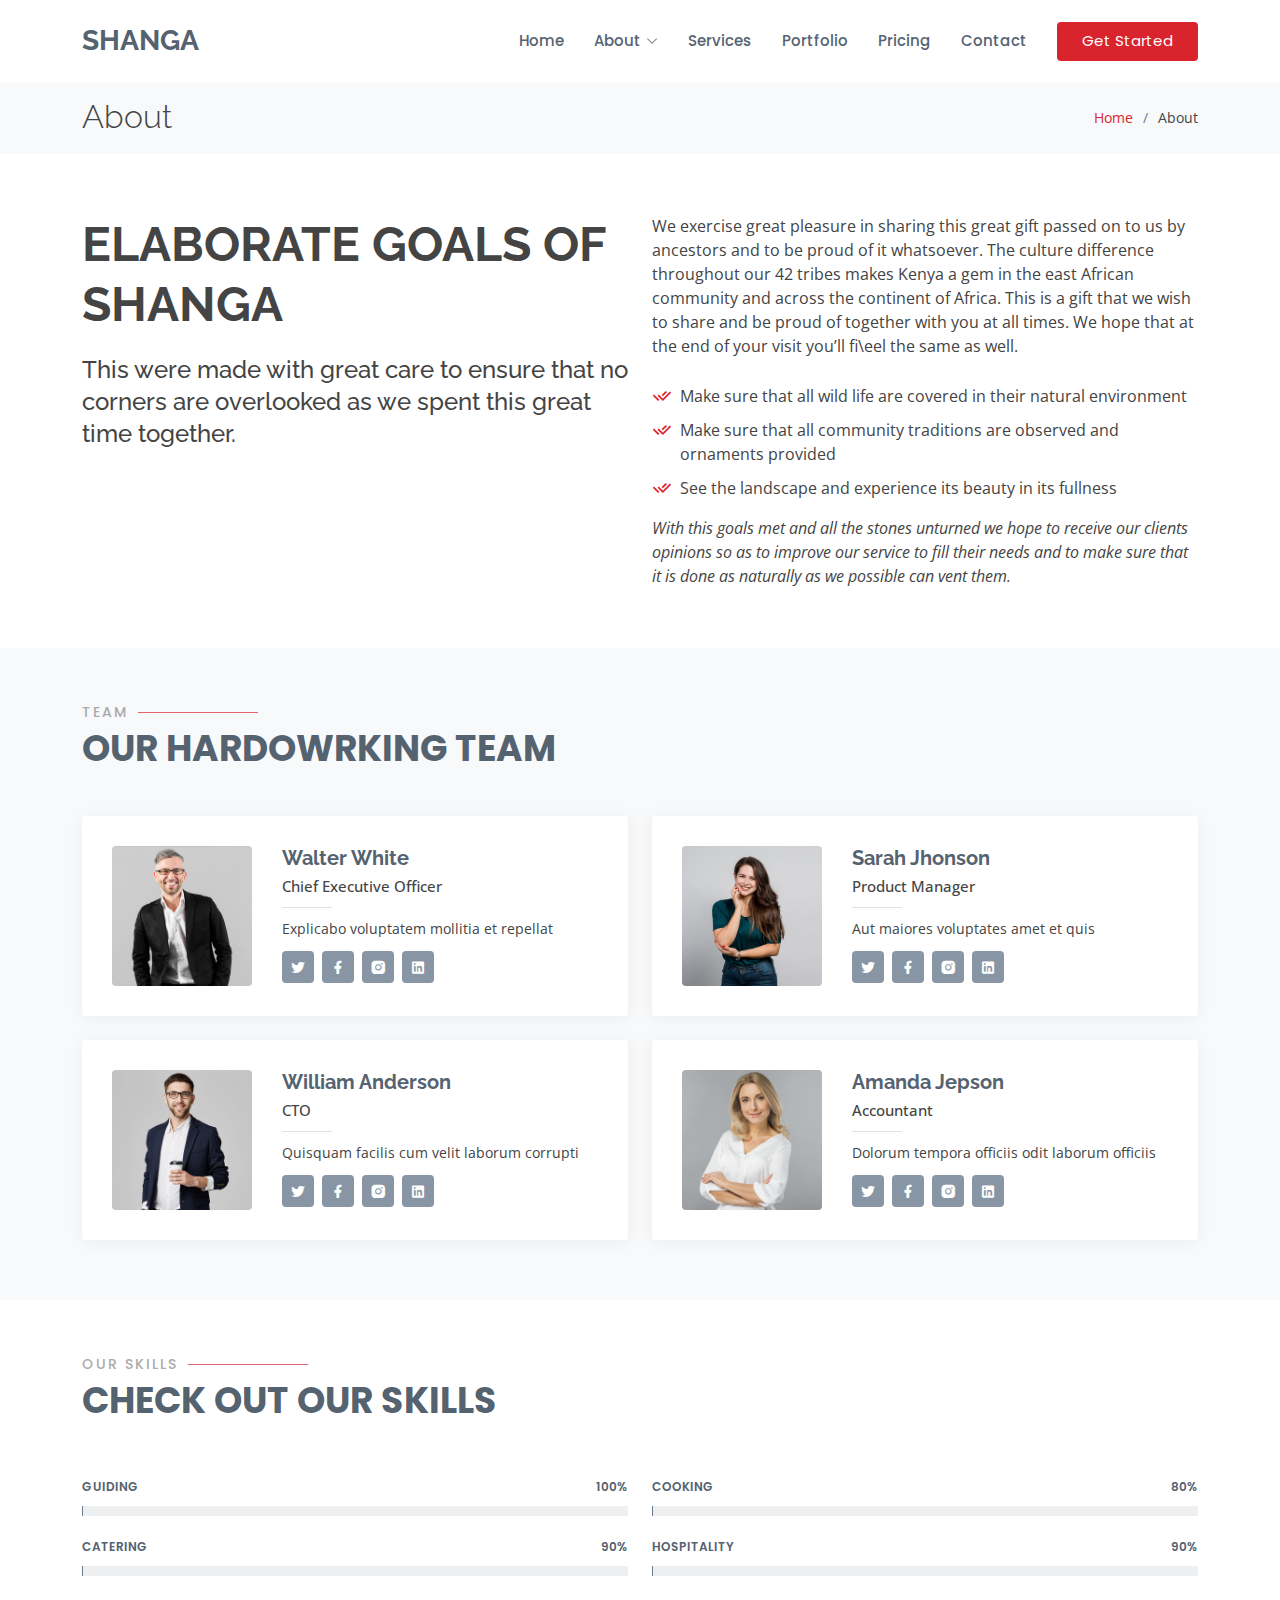
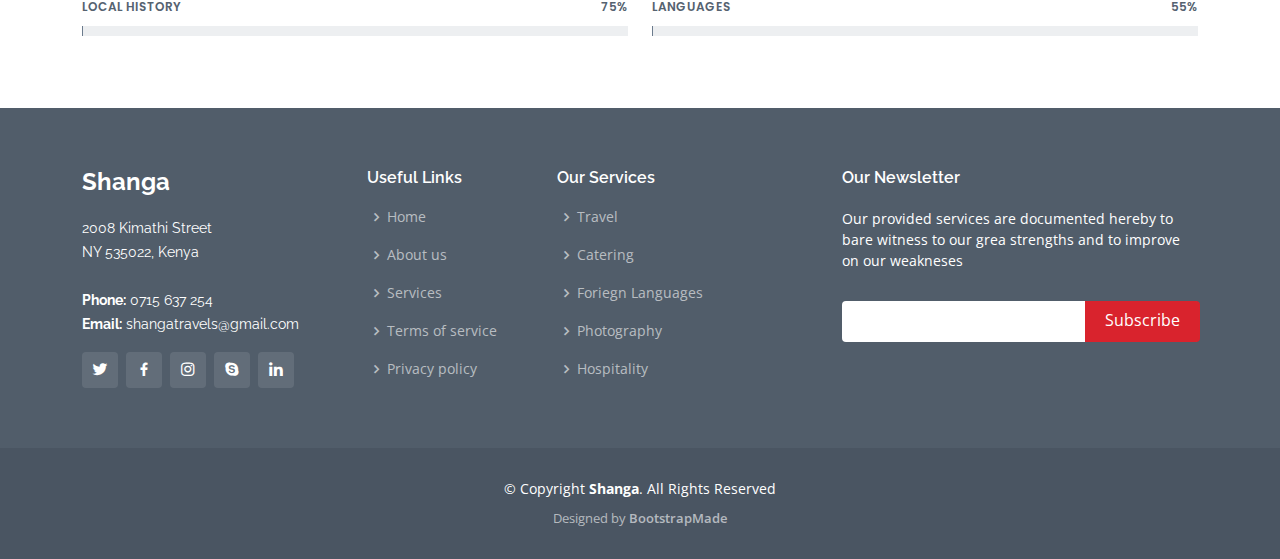
<file: Sailor/about.html>
<!DOCTYPE html>
<html lang="en">

<head>
  <meta charset="utf-8">
  <meta content="width=device-width, initial-scale=1.0" name="viewport">

  <title>About - Sailor Bootstrap Template</title>
  <meta content="" name="description">
  <meta content="" name="keywords">

  <!-- Favicons -->
  <link href="assets/img/favicon.png" rel="icon">
  <link href="assets/img/apple-touch-icon.png" rel="apple-touch-icon">

  <!-- Google Fonts -->
  <link href="https://fonts.googleapis.com/css?family=Open+Sans:300,300i,400,400i,600,600i,700,700i|Raleway:300,300i,400,400i,500,500i,600,600i,700,700i|Poppins:300,300i,400,400i,500,500i,600,600i,700,700i" rel="stylesheet">

  <!-- Vendor CSS Files -->
  <link href="assets/vendor/animate.css/animate.min.css" rel="stylesheet">
  <link href="assets/vendor/bootstrap/css/bootstrap.min.css" rel="stylesheet">
  <link href="assets/vendor/bootstrap-icons/bootstrap-icons.css" rel="stylesheet">
  <link href="assets/vendor/boxicons/css/boxicons.min.css" rel="stylesheet">
  <link href="assets/vendor/glightbox/css/glightbox.min.css" rel="stylesheet">
  <link href="assets/vendor/remixicon/remixicon.css" rel="stylesheet">
  <link href="assets/vendor/swiper/swiper-bundle.min.css" rel="stylesheet">

  <!-- Template Main CSS File -->
  <link href="assets/css/style.css" rel="stylesheet">

</head>

<body>

  <!-- ======= Header ======= -->
  <header id="header" class="fixed-top d-flex align-items-center">
    <div class="container d-flex align-items-center">

      <h1 class="logo me-auto"><a href="index.html">Shanga</a></h1>
      <!-- Uncomment below if you prefer to use an image logo -->
      <!-- <a href="index.html" class="logo me-auto"><img src="assets/img/logo.png" alt="" class="img-fluid"></a>-->

      <nav id="navbar" class="navbar">
        <ul>
          <li><a href="index.html">Home</a></li>

          <li class="dropdown"><a href="#"><span>About</span> <i class="bi bi-chevron-down"></i></a>
            <ul>
              <li><a href="about.html" class="active">About</a></li>
              <li><a href="team.html">Team</a></li>
              <li><a href="testimonials.html">Testimonials</a></li>

            </ul>
          </li>
          <li><a href="services.html">Services</a></li>
          <li><a href="portfolio.html">Portfolio</a></li>
          <li><a href="pricing.html">Pricing</a></li>

          <li><a href="contact.html">Contact</a></li>
          <li><a href="index.html" class="getstarted">Get Started</a></li>
        </ul>
        <i class="bi bi-list mobile-nav-toggle"></i>
      </nav><!-- .navbar -->

    </div>
  </header><!-- End Header -->

  <main id="main">

    <!-- ======= Breadcrumbs ======= -->
    <section id="breadcrumbs" class="breadcrumbs">
      <div class="container">

        <div class="d-flex justify-content-between align-items-center">
          <h2>About</h2>
          <ol>
            <li><a href="index.html">Home</a></li>
            <li>About</li>
          </ol>
        </div>

      </div>
    </section><!-- End Breadcrumbs -->

    <!-- ======= About Section ======= -->
    <section id="about" class="about">
      <div class="container">

        <div class="row content">
          <div class="col-lg-6">
            <h2>Elaborate Goals of Shanga</h2>
            <h3>This were made with great care to ensure that no corners are overlooked as we spent this great time together.</h3>
          </div>
          <div class="col-lg-6 pt-4 pt-lg-0">
            <p>
              We exercise great pleasure in sharing this great gift  passed on to us by ancestors and to be proud of it whatsoever. The culture difference throughout our 42 tribes makes Kenya a gem in the east African community and across the continent of Africa. This is a gift that we wish to share and be proud of together with you at all times. We hope that at the end of your visit you’ll fi\eel the same as well.
            </p>
            <ul>
              <li><i class="ri-check-double-line"></i> Make sure that all wild life are covered in their natural environment</li>
              <li><i class="ri-check-double-line"></i> Make sure that all community traditions are observed and ornaments provided </li>
              <li><i class="ri-check-double-line"></i>See the landscape and experience its beauty in its fullness</li>
            </ul>
            <p class="fst-italic">
              With this goals met and all the stones unturned we hope to receive our clients opinions so as to improve our service to fill their needs and to make sure that it is done as naturally as we possible can vent them.
            </p>
          </div>
        </div>

      </div>
    </section><!-- End About Section -->

    <!-- ======= Team Section ======= -->
    <section id="team" class="team section-bg">
      <div class="container">

        <div class="section-title">
          <h2>Team</h2>
          <p>Our Hardowrking Team</p>
        </div>

        <div class="row">

          <div class="col-lg-6">
            <div class="member d-flex align-items-start">
              <div class="pic"><img src="assets/img/team/team-1.jpg" class="img-fluid" alt=""></div>
              <div class="member-info">
                <h4>Walter White</h4>
                <span>Chief Executive Officer</span>
                <p>Explicabo voluptatem mollitia et repellat</p>
                <div class="social">
                  <a href=""><i class="ri-twitter-fill"></i></a>
                  <a href=""><i class="ri-facebook-fill"></i></a>
                  <a href=""><i class="ri-instagram-fill"></i></a>
                  <a href=""> <i class="ri-linkedin-box-fill"></i> </a>
                </div>
              </div>
            </div>
          </div>

          <div class="col-lg-6 mt-4 mt-lg-0">
            <div class="member d-flex align-items-start">
              <div class="pic"><img src="assets/img/team/team-2.jpg" class="img-fluid" alt=""></div>
              <div class="member-info">
                <h4>Sarah Jhonson</h4>
                <span>Product Manager</span>
                <p>Aut maiores voluptates amet et quis</p>
                <div class="social">
                  <a href=""><i class="ri-twitter-fill"></i></a>
                  <a href=""><i class="ri-facebook-fill"></i></a>
                  <a href=""><i class="ri-instagram-fill"></i></a>
                  <a href=""> <i class="ri-linkedin-box-fill"></i> </a>
                </div>
              </div>
            </div>
          </div>

          <div class="col-lg-6 mt-4">
            <div class="member d-flex align-items-start">
              <div class="pic"><img src="assets/img/team/team-3.jpg" class="img-fluid" alt=""></div>
              <div class="member-info">
                <h4>William Anderson</h4>
                <span>CTO</span>
                <p>Quisquam facilis cum velit laborum corrupti</p>
                <div class="social">
                  <a href=""><i class="ri-twitter-fill"></i></a>
                  <a href=""><i class="ri-facebook-fill"></i></a>
                  <a href=""><i class="ri-instagram-fill"></i></a>
                  <a href=""> <i class="ri-linkedin-box-fill"></i> </a>
                </div>
              </div>
            </div>
          </div>

          <div class="col-lg-6 mt-4">
            <div class="member d-flex align-items-start">
              <div class="pic"><img src="assets/img/team/team-4.jpg" class="img-fluid" alt=""></div>
              <div class="member-info">
                <h4>Amanda Jepson</h4>
                <span>Accountant</span>
                <p>Dolorum tempora officiis odit laborum officiis</p>
                <div class="social">
                  <a href=""><i class="ri-twitter-fill"></i></a>
                  <a href=""><i class="ri-facebook-fill"></i></a>
                  <a href=""><i class="ri-instagram-fill"></i></a>
                  <a href=""> <i class="ri-linkedin-box-fill"></i> </a>
                </div>
              </div>
            </div>
          </div>

        </div>

      </div>
    </section><!-- End Team Section -->

    <!-- ======= Our Skills Section ======= -->
    <section id="skills" class="skills">
      <div class="container">

        <div class="section-title">
          <h2>Our Skills</h2>
          <p>Check out Our Skills</p>
        </div>

        <div class="row skills-content">

          <div class="col-lg-6">

            <div class="progress">
              <span class="skill">Guiding <i class="val">100%</i></span>
              <div class="progress-bar-wrap">
                <div class="progress-bar" role="progressbar" aria-valuenow="100" aria-valuemin="0" aria-valuemax="100"></div>
              </div>
            </div>

            <div class="progress">
              <span class="skill">Catering<i class="val">90%</i></span>
              <div class="progress-bar-wrap">
                <div class="progress-bar" role="progressbar" aria-valuenow="90" aria-valuemin="0" aria-valuemax="100"></div>
              </div>
            </div>

            <div class="progress">
              <span class="skill">Local history<i class="val">75%</i></span>
              <div class="progress-bar-wrap">
                <div class="progress-bar" role="progressbar" aria-valuenow="75" aria-valuemin="0" aria-valuemax="100"></div>
              </div>
            </div>

          </div>

          <div class="col-lg-6">

            <div class="progress">
              <span class="skill">Cooking<i class="val">80%</i></span>
              <div class="progress-bar-wrap">
                <div class="progress-bar" role="progressbar" aria-valuenow="80" aria-valuemin="0" aria-valuemax="100"></div>
              </div>
            </div>

            <div class="progress">
              <span class="skill">Hospitality<i class="val">90%</i></span>
              <div class="progress-bar-wrap">
                <div class="progress-bar" role="progressbar" aria-valuenow="90" aria-valuemin="0" aria-valuemax="100"></div>
              </div>
            </div>

            <div class="progress">
              <span class="skill">Languages<i class="val">55%</i></span>
              <div class="progress-bar-wrap">
                <div class="progress-bar" role="progressbar" aria-valuenow="55" aria-valuemin="0" aria-valuemax="100"></div>
              </div>
            </div>

          </div>

        </div>

      </div>
    </section><!-- End Our Skills Section -->

  </main><!-- End #main -->

  <!-- ======= Footer ======= -->
  <footer id="footer">
    <div class="footer-top">
      <div class="container">
        <div class="row">

          <div class="col-lg-3 col-md-6">
            <div class="footer-info">
              <h3>Shanga</h3>
              <p>
                2008 Kimathi Street <br>
                NY 535022, Kenya<br><br>
                <strong>Phone:</strong> 0715 637 254<br>
                <strong>Email:</strong> shangatravels@gmail.com<br>
              </p>
              <div class="social-links mt-3">
                <a href="#" class="twitter"><i class="bx bxl-twitter"></i></a>
                <a href="#" class="facebook"><i class="bx bxl-facebook"></i></a>
                <a href="#" class="instagram"><i class="bx bxl-instagram"></i></a>
                <a href="#" class="google-plus"><i class="bx bxl-skype"></i></a>
                <a href="#" class="linkedin"><i class="bx bxl-linkedin"></i></a>
              </div>
            </div>
          </div>

          <div class="col-lg-2 col-md-6 footer-links">
            <h4>Useful Links</h4>
            <ul>
              <li><i class="bx bx-chevron-right"></i> <a href="#">Home</a></li>
              <li><i class="bx bx-chevron-right"></i> <a href="#">About us</a></li>
              <li><i class="bx bx-chevron-right"></i> <a href="#">Services</a></li>
              <li><i class="bx bx-chevron-right"></i> <a href="#">Terms of service</a></li>
              <li><i class="bx bx-chevron-right"></i> <a href="#">Privacy policy</a></li>
            </ul>
          </div>

          <div class="col-lg-3 col-md-6 footer-links">
            <h4>Our Services</h4>
            <ul>
              <li><i class="bx bx-chevron-right"></i> <a href="#">Travel</a></li>
              <li><i class="bx bx-chevron-right"></i> <a href="#">Catering</a></li>
              <li><i class="bx bx-chevron-right"></i> <a href="#">Foriegn Languages</a></li>
              <li><i class="bx bx-chevron-right"></i> <a href="#">Photography</a></li>
              <li><i class="bx bx-chevron-right"></i> <a href="#">Hospitality</a></li>
            </ul>
          </div>

          <div class="col-lg-4 col-md-6 footer-newsletter">
            <h4>Our Newsletter</h4>
            <p>Our provided services are  documented hereby to bare witness to our grea strengths and to improve on our weakneses</p>
            <form action="" method="post">
              <input type="email" name="email"><input type="submit" value="Subscribe">
            </form>

          </div>

        </div>
      </div>
    </div>

    <div class="container">
      <div class="copyright">
        &copy; Copyright <strong><span>Shanga</span></strong>. All Rights Reserved
      </div>
      <div class="credits">
        <!-- All the links in the footer should remain intact. -->
        <!-- You can delete the links only if you purchased the pro version. -->
        <!-- Licensing information: https://bootstrapmade.com/license/ -->
        <!-- Purchase the pro version with working PHP/AJAX contact form: https://bootstrapmade.com/sailor-free-bootstrap-theme/ -->
        Designed by <a href="https://bootstrapmade.com/">BootstrapMade</a>
      </div>
    </div>
  </footer><!-- End Footer -->

  <a href="#" class="back-to-top d-flex align-items-center justify-content-center"><i class="bi bi-arrow-up-short"></i></a>

  <!-- Vendor JS Files -->
  <script src="assets/vendor/bootstrap/js/bootstrap.bundle.min.js"></script>
  <script src="assets/vendor/glightbox/js/glightbox.min.js"></script>
  <script src="assets/vendor/isotope-layout/isotope.pkgd.min.js"></script>
  <script src="assets/vendor/swiper/swiper-bundle.min.js"></script>
  <script src="assets/vendor/waypoints/noframework.waypoints.js"></script>
  <script src="assets/vendor/php-email-form/validate.js"></script>

  <!-- Template Main JS File -->
  <script src="assets/js/main.js"></script>

</body>

</html>
</file>
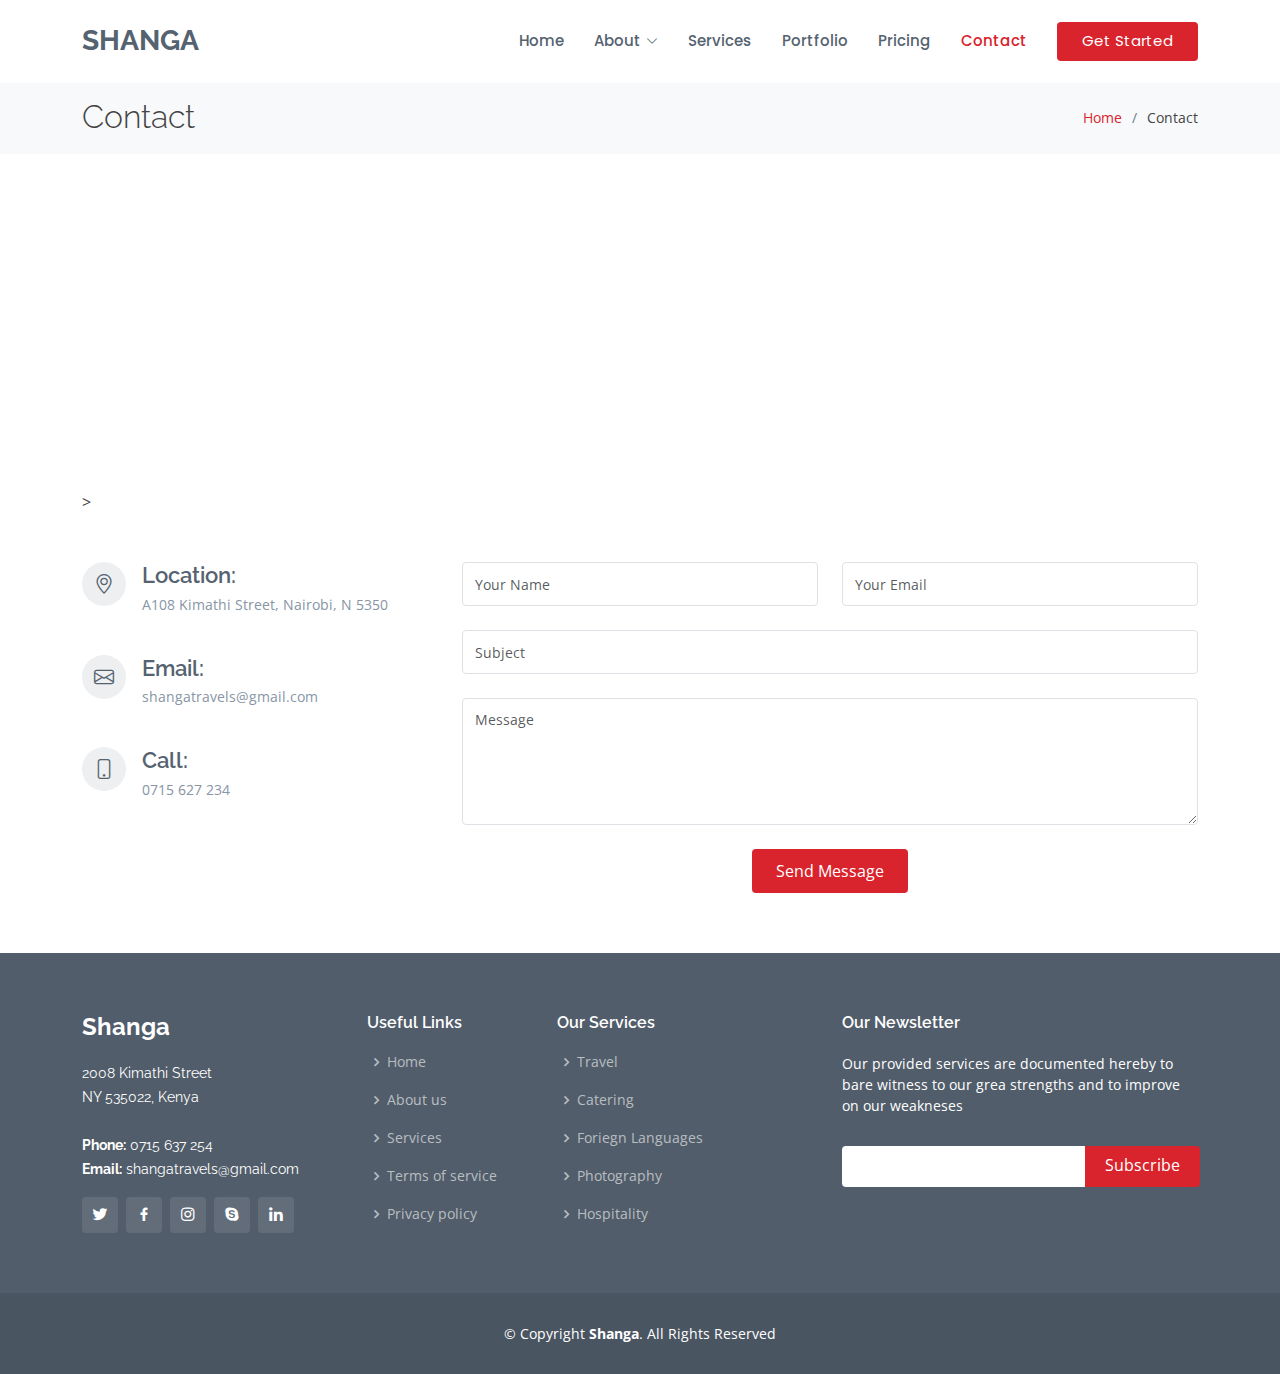
<file: Sailor/contact.html>
<!DOCTYPE html>
<html lang="en">

<head>
  <meta charset="utf-8">
  <meta content="width=device-width, initial-scale=1.0" name="viewport">

  <title>Contact - Shanga Bootstrap Template</title>
  <meta content="" name="description">
  <meta content="" name="keywords">

  <!-- Favicons -->
  <link href="assets/img/favicon.png" rel="icon">
  <link href="assets/img/apple-touch-icon.png" rel="apple-touch-icon">

  <!-- Google Fonts -->
  <link href="https://fonts.googleapis.com/css?family=Open+Sans:300,300i,400,400i,600,600i,700,700i|Raleway:300,300i,400,400i,500,500i,600,600i,700,700i|Poppins:300,300i,400,400i,500,500i,600,600i,700,700i" rel="stylesheet">

  <!-- Vendor CSS Files -->
  <link href="assets/vendor/animate.css/animate.min.css" rel="stylesheet">
  <link href="assets/vendor/bootstrap/css/bootstrap.min.css" rel="stylesheet">
  <link href="assets/vendor/bootstrap-icons/bootstrap-icons.css" rel="stylesheet">
  <link href="assets/vendor/boxicons/css/boxicons.min.css" rel="stylesheet">
  <link href="assets/vendor/glightbox/css/glightbox.min.css" rel="stylesheet">
  <link href="assets/vendor/remixicon/remixicon.css" rel="stylesheet">
  <link href="assets/vendor/swiper/swiper-bundle.min.css" rel="stylesheet">

  <!-- Template Main CSS File -->
  <link href="assets/css/style.css" rel="stylesheet">


</head>

<body>

  <!-- ======= Header ======= -->
  <header id="header" class="fixed-top d-flex align-items-center">
    <div class="container d-flex align-items-center">

      <h1 class="logo me-auto"><a href="index.html">Shanga</a></h1>
      <!-- Uncomment below if you prefer to use an image logo -->
      <!-- <a href="index.html" class="logo me-auto"><img src="assets/img/logo.png" alt="" class="img-fluid"></a>-->

      <nav id="navbar" class="navbar">
        <ul>
          <li><a href="index.html">Home</a></li>

          <li class="dropdown"><a href="#"><span>About</span> <i class="bi bi-chevron-down"></i></a>
            <ul>
              <li><a href="about.html">About</a></li>
              <li><a href="team.html">Team</a></li>
              <li><a href="testimonials.html">Testimonials</a></li>

            </ul>
          </li>
          <li><a href="services.html">Services</a></li>
          <li><a href="portfolio.html">Portfolio</a></li>
          <li><a href="pricing.html">Pricing</a></li>

          <li><a href="contact.html" class="active">Contact</a></li>
          <li><a href="index.html" class="getstarted">Get Started</a></li>
        </ul>
        <i class="bi bi-list mobile-nav-toggle"></i>
      </nav><!-- .navbar -->

    </div>
  </header><!-- End Header -->

  <main id="main">

    <!-- ======= Breadcrumbs ======= -->
    <section id="breadcrumbs" class="breadcrumbs">
      <div class="container">

        <div class="d-flex justify-content-between align-items-center">
          <h2>Contact</h2>
          <ol>
            <li><a href="index.html">Home</a></li>
            <li>Contact</li>
          </ol>
        </div>

      </div>
    </section><!-- End Breadcrumbs -->

    <!-- ======= Contact Section ======= -->
    <section id="contact" class="contact">
      <div class="container">

        <div>
          <iframe style="border:0; width: 100%; height: 270px;" src="https://www.google.com/maps/embed?pb=!1m18!1m12!1m3!1d3988.8166737183974!2d36.82072887372756!3d-1.283888835620907!2m3!1f0!2f0!3f0!3m2!1i1024!2i768!4f13.1!3m3!1m2!1s0x182f10d671900001%3A0x90f5e610e51dce23!2sKimathi%20House!5e0!3m2!1sen!2ske!4v1706859047485!5m2!1sen!2ske" width="600" height="450" style="border:0;" allowfullscreen="" loading="lazy" referrerpolicy="no-referrer-when-downgrade"></iframe>></iframe>
        </div>

        <div class="row mt-5">

          <div class="col-lg-4">
            <div class="info">
              <div class="address">
                <i class="bi bi-geo-alt"></i>
                <h4>Location:</h4>
                <p>A108 Kimathi Street, Nairobi, N 5350</p>
              </div>

              <div class="email">
                <i class="bi bi-envelope"></i>
                <h4>Email:</h4>
                <p>shangatravels@gmail.com</p>
              </div>

              <div class="phone">
                <i class="bi bi-phone"></i>
                <h4>Call:</h4>
                <p>0715 627 234</p>
              </div>

            </div>

          </div>

          <div class="col-lg-8 mt-5 mt-lg-0">

            <form action="forms/contact.php" method="post" role="form" class="php-email-form">
              <div class="row">
                <div class="col-md-6 form-group">
                  <input type="text" name="name" class="form-control" id="name" placeholder="Your Name" required>
                </div>
                <div class="col-md-6 form-group mt-3 mt-md-0">
                  <input type="email" class="form-control" name="email" id="email" placeholder="Your Email" required>
                </div>
              </div>
              <div class="form-group mt-3">
                <input type="text" class="form-control" name="subject" id="subject" placeholder="Subject" required>
              </div>
              <div class="form-group mt-3">
                <textarea class="form-control" name="message" rows="5" placeholder="Message" required></textarea>
              </div>
              <div class="my-3">
                <div class="loading">Loading</div>
                <div class="error-message"></div>
                <div class="sent-message">Your message has been sent. Thank you!</div>
              </div>
              <div class="text-center"><button type="submit">Send Message</button></div>
            </form>

          </div>

        </div>

      </div>
    </section><!-- End Contact Section -->

  </main><!-- End #main -->
  <!-- ======= Footer ======= -->
  <footer id="footer">
    <div class="footer-top">
      <div class="container">
        <div class="row">

          <div class="col-lg-3 col-md-6">
            <div class="footer-info">
              <h3>Shanga</h3>
              <p>
                2008 Kimathi Street <br>
                NY 535022, Kenya<br><br>
                <strong>Phone:</strong> 0715 637 254<br>
                <strong>Email:</strong> shangatravels@gmail.com<br>
              </p>
              <div class="social-links mt-3">
                <a href="#" class="twitter"><i class="bx bxl-twitter"></i></a>
                <a href="#" class="facebook"><i class="bx bxl-facebook"></i></a>
                <a href="#" class="instagram"><i class="bx bxl-instagram"></i></a>
                <a href="#" class="google-plus"><i class="bx bxl-skype"></i></a>
                <a href="#" class="linkedin"><i class="bx bxl-linkedin"></i></a>
              </div>
            </div>
          </div>

          <div class="col-lg-2 col-md-6 footer-links">
            <h4>Useful Links</h4>
            <ul>
              <li><i class="bx bx-chevron-right"></i> <a href="#">Home</a></li>
              <li><i class="bx bx-chevron-right"></i> <a href="#">About us</a></li>
              <li><i class="bx bx-chevron-right"></i> <a href="#">Services</a></li>
              <li><i class="bx bx-chevron-right"></i> <a href="#">Terms of service</a></li>
              <li><i class="bx bx-chevron-right"></i> <a href="#">Privacy policy</a></li>
            </ul>
          </div>

          <div class="col-lg-3 col-md-6 footer-links">
            <h4>Our Services</h4>
            <ul>
              <li><i class="bx bx-chevron-right"></i> <a href="#">Travel</a></li>
              <li><i class="bx bx-chevron-right"></i> <a href="#">Catering</a></li>
              <li><i class="bx bx-chevron-right"></i> <a href="#">Foriegn Languages</a></li>
              <li><i class="bx bx-chevron-right"></i> <a href="#">Photography</a></li>
              <li><i class="bx bx-chevron-right"></i> <a href="#">Hospitality</a></li>
            </ul>
          </div>

          <div class="col-lg-4 col-md-6 footer-newsletter">
            <h4>Our Newsletter</h4>
            <p>Our provided services are  documented hereby to bare witness to our grea strengths and to improve on our weakneses</p>
            <form action="" method="post">
              <input type="email" name="email"><input type="submit" value="Subscribe">
            </form>

          </div>

        </div>
      </div>
    </div>

    <div class="container">
      <div class="copyright">
        &copy; Copyright <strong><span>Shanga</span></strong>. All Rights Reserved
      </div>
    </div>
  </footer><!-- End Footer -->

  <a href="#" class="back-to-top d-flex align-items-center justify-content-center"><i class="bi bi-arrow-up-short"></i></a>

  <!-- Vendor JS Files -->
  <script src="assets/vendor/bootstrap/js/bootstrap.bundle.min.js"></script>
  <script src="assets/vendor/glightbox/js/glightbox.min.js"></script>
  <script src="assets/vendor/isotope-layout/isotope.pkgd.min.js"></script>
  <script src="assets/vendor/swiper/swiper-bundle.min.js"></script>
  <script src="assets/vendor/waypoints/noframework.waypoints.js"></script>
  <script src="assets/vendor/php-email-form/validate.js"></script>

  <!-- Template Main JS File -->
  <script src="assets/js/main.js"></script>

</body>

</html>
</file>
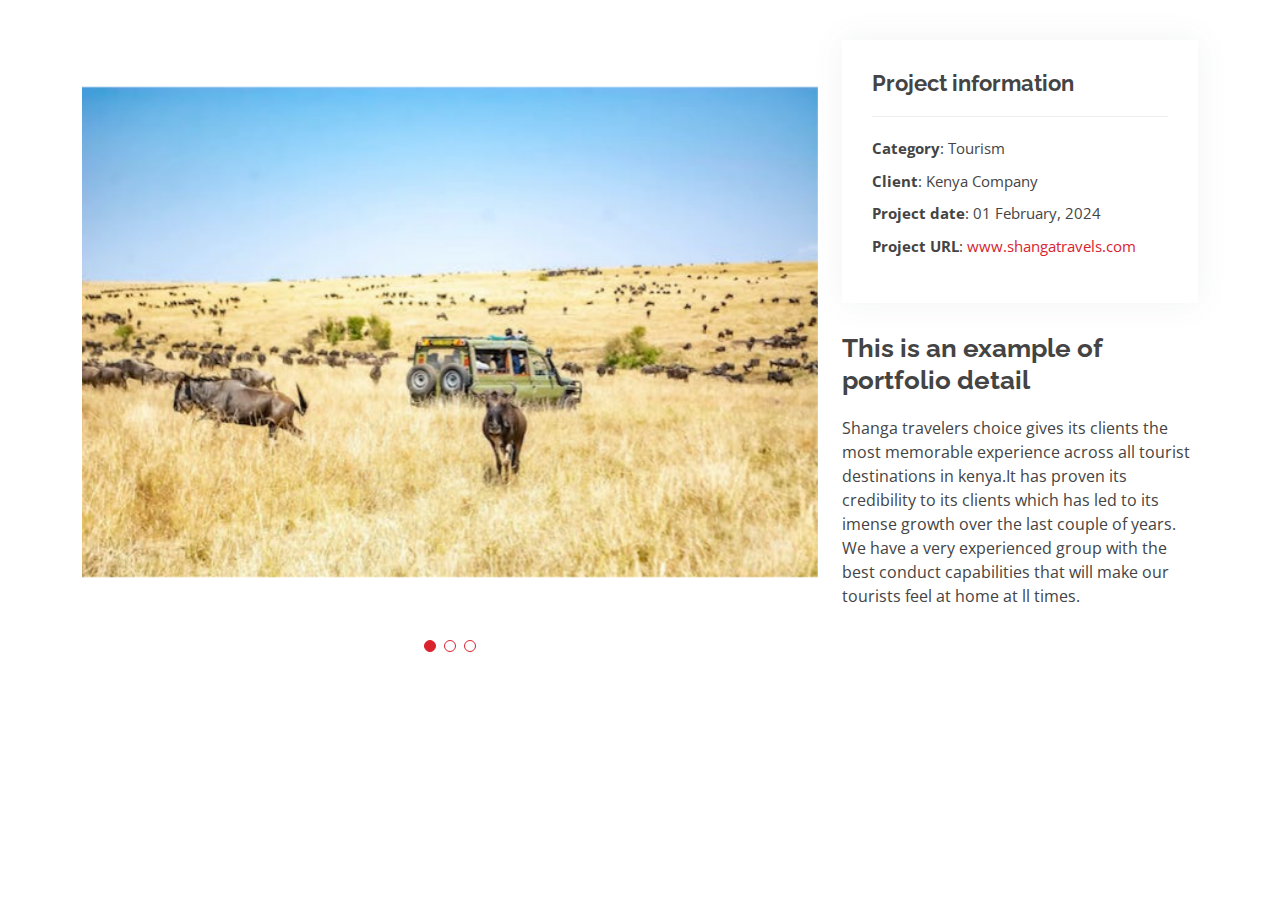
<file: Sailor/portfolio-details.html>
<!DOCTYPE html>
<html lang="en">

<head>
  <meta charset="utf-8">
  <meta content="width=device-width, initial-scale=1.0" name="viewport">

  <title>Portfolio Details - Shanga Bootstrap Template</title>
  <meta content="" name="description">
  <meta content="" name="keywords">

  <!-- Favicons -->
  <link href="assets/img/favicon.png" rel="icon">
  <link href="assets/img/apple-touch-icon.png" rel="apple-touch-icon">

  <!-- Google Fonts -->
  <link href="https://fonts.googleapis.com/css?family=Open+Sans:300,300i,400,400i,600,600i,700,700i|Raleway:300,300i,400,400i,500,500i,600,600i,700,700i|Poppins:300,300i,400,400i,500,500i,600,600i,700,700i" rel="stylesheet">

  <!-- Vendor CSS Files -->
  <link href="assets/vendor/animate.css/animate.min.css" rel="stylesheet">
  <link href="assets/vendor/bootstrap/css/bootstrap.min.css" rel="stylesheet">
  <link href="assets/vendor/bootstrap-icons/bootstrap-icons.css" rel="stylesheet">
  <link href="assets/vendor/boxicons/css/boxicons.min.css" rel="stylesheet">
  <link href="assets/vendor/glightbox/css/glightbox.min.css" rel="stylesheet">
  <link href="assets/vendor/remixicon/remixicon.css" rel="stylesheet">
  <link href="assets/vendor/swiper/swiper-bundle.min.css" rel="stylesheet">

  <!-- Template Main CSS File -->
  <link href="assets/css/style.css" rel="stylesheet">

</head>

<body>

  <main id="main">

    <!-- ======= Portfolio Details Section ======= -->
    <section id="portfolio-details" class="portfolio-details">
      <div class="container">

        <div class="row gy-4">

          <div class="col-lg-8">
            <div class="portfolio-details-slider swiper">
              <div class="swiper-wrapper align-items-center">

                <div class="swiper-slide">
                  <img src="assets/img/portfolio/portfolio-detail-1.jpeg" alt="">
                </div>

                <div class="swiper-slide">
                  <img src="assets/img/portfolio/portfolio-detail-2.jpeg" alt="">
                </div>

                <div class="swiper-slide">
                  <img src="assets/img/portfolio/portfolio-detail-3.jpeg" alt="">
                </div>

              </div>
              <div class="swiper-pagination"></div>
            </div>
          </div>

          <div class="col-lg-4">
            <div class="portfolio-info">
              <h3>Project information</h3>
              <ul>
                <li><strong>Category</strong>: Tourism </li>
                <li><strong>Client</strong>: Kenya Company</li>
                <li><strong>Project date</strong>: 01 February, 2024</li>
                <li><strong>Project URL</strong>: <a href="#">www.shangatravels.com</a></li>
              </ul>
            </div>
            <div class="portfolio-description">
              <h2>This is an example of portfolio detail</h2>
              <p>
                Shanga travelers choice gives its clients the most memorable experience across all tourist destinations in kenya.It has proven its credibility to its clients which has led to its imense growth over the last couple of years. We have a very experienced group with the best conduct capabilities that will make our tourists feel at home at ll times.
              </p>
            </div>
          </div>

        </div>

      </div>
    </section><!-- End Portfolio Details Section -->

  </main><!-- End #main -->

  <a href="#" class="back-to-top d-flex align-items-center justify-content-center"><i class="bi bi-arrow-up-short"></i></a>

  <!-- Vendor JS Files -->
  <script src="assets/vendor/bootstrap/js/bootstrap.bundle.min.js"></script>
  <script src="assets/vendor/glightbox/js/glightbox.min.js"></script>
  <script src="assets/vendor/isotope-layout/isotope.pkgd.min.js"></script>
  <script src="assets/vendor/swiper/swiper-bundle.min.js"></script>
  <script src="assets/vendor/waypoints/noframework.waypoints.js"></script>
  <script src="assets/vendor/php-email-form/validate.js"></script>

  <!-- Template Main JS File -->
  <script src="assets/js/main.js"></script>

</body>

</html>
</file>
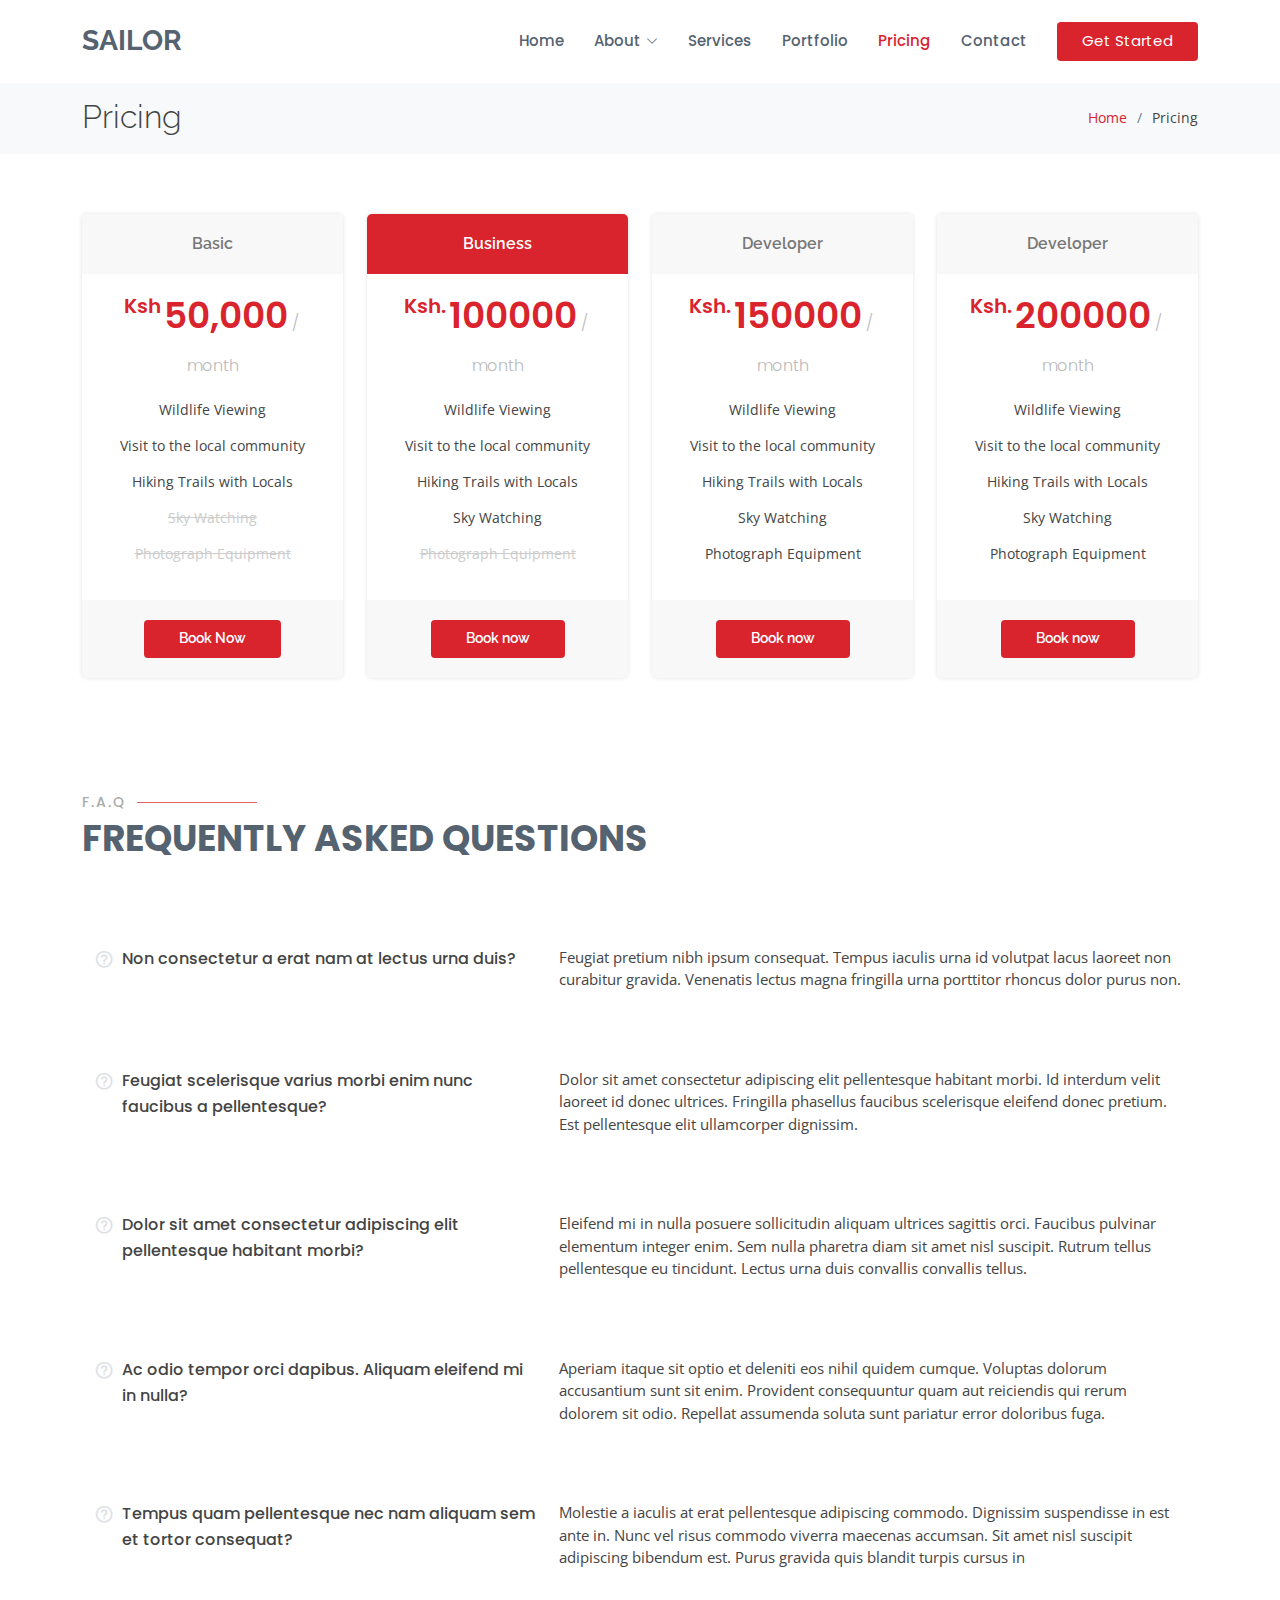
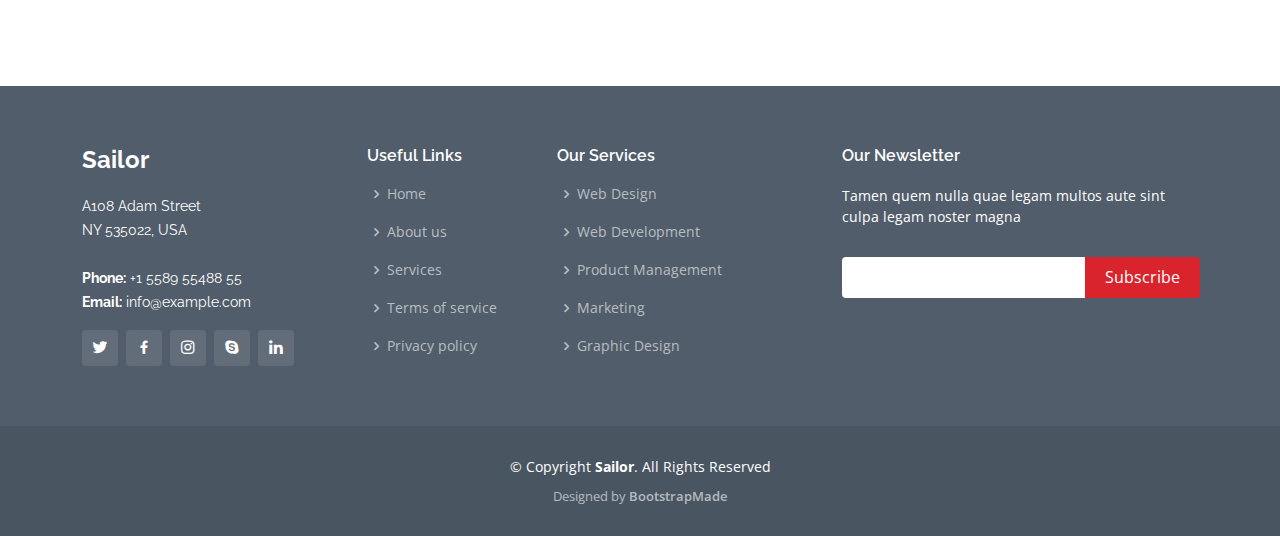
<file: Sailor/pricing.html>
<!DOCTYPE html>
<html lang="en">

<head>
  <meta charset="utf-8">
  <meta content="width=device-width, initial-scale=1.0" name="viewport">

  <title>Pricing - Shanga Bootstrap Template</title>
  <meta content="" name="description">
  <meta content="" name="keywords">

  <!-- Favicons -->
  <link href="assets/img/favicon.png" rel="icon">
  <link href="assets/img/apple-touch-icon.png" rel="apple-touch-icon">

  <!-- Google Fonts -->
  <link href="https://fonts.googleapis.com/css?family=Open+Sans:300,300i,400,400i,600,600i,700,700i|Raleway:300,300i,400,400i,500,500i,600,600i,700,700i|Poppins:300,300i,400,400i,500,500i,600,600i,700,700i" rel="stylesheet">

  <!-- Vendor CSS Files -->
  <link href="assets/vendor/animate.css/animate.min.css" rel="stylesheet">
  <link href="assets/vendor/bootstrap/css/bootstrap.min.css" rel="stylesheet">
  <link href="assets/vendor/bootstrap-icons/bootstrap-icons.css" rel="stylesheet">
  <link href="assets/vendor/boxicons/css/boxicons.min.css" rel="stylesheet">
  <link href="assets/vendor/glightbox/css/glightbox.min.css" rel="stylesheet">
  <link href="assets/vendor/remixicon/remixicon.css" rel="stylesheet">
  <link href="assets/vendor/swiper/swiper-bundle.min.css" rel="stylesheet">

  <!-- Template Main CSS File -->
  <link href="assets/css/style.css" rel="stylesheet">

</head>

<body>

  <!-- ======= Header ======= -->
  <header id="header" class="fixed-top d-flex align-items-center">
    <div class="container d-flex align-items-center">

      <h1 class="logo me-auto"><a href="index.html">Sailor</a></h1>
      <!-- Uncomment below if you prefer to use an image logo -->
      <!-- <a href="index.html" class="logo me-auto"><img src="assets/img/logo.png" alt="" class="img-fluid"></a>-->

      <nav id="navbar" class="navbar">
        <ul>
          <li><a href="index.html">Home</a></li>

          <li class="dropdown"><a href="#"><span>About</span> <i class="bi bi-chevron-down"></i></a>
            <ul>
              <li><a href="about.html">About</a></li>
              <li><a href="team.html">Team</a></li>
              <li><a href="testimonials.html">Testimonials</a></li>

            </ul>
          </li>
          <li><a href="services.html">Services</a></li>
          <li><a href="portfolio.html">Portfolio</a></li>
          <li><a href="pricing.html" class="active">Pricing</a></li>

          <li><a href="contact.html">Contact</a></li>
          <li><a href="index.html" class="getstarted">Get Started</a></li>
        </ul>
        <i class="bi bi-list mobile-nav-toggle"></i>
      </nav><!-- .navbar -->

    </div>
  </header><!-- End Header -->

  <main id="main">

    <!-- ======= Breadcrumbs ======= -->
    <section id="breadcrumbs" class="breadcrumbs">
      <div class="container">

        <div class="d-flex justify-content-between align-items-center">
          <h2>Pricing</h2>
          <ol>
            <li><a href="index.html">Home</a></li>
            <li>Pricing</li>
          </ol>
        </div>

      </div>
    </section><!-- End Breadcrumbs -->

    <!-- ======= Pricing Section ======= -->
    <section id="pricing" class="pricing">
      <div class="container">

        <div class="row">

          <div class="col-lg-3 col-md-6">
            <div class="box">
              <h3>Basic</h3>
              <h4><sup>Ksh</sup>50,000<span> / month</span></h4>
              <ul>
                <li>Wildlife Viewing</li>
                <li>Visit to the local community</li>
                <li>Hiking Trails with Locals</li>
                <li class="na">Sky Watching</li>
                <li class="na">Photograph Equipment</li>
              </ul>
              <div class="btn-wrap">
                <a hreVisit to the local communityf="#" class="btn-buy">Book Now</a>
              </div>
            </div>
          </div>

          <div class="col-lg-3 col-md-6 mt-4 mt-md-0">
            <div class="box featured">
              <h3>Business</h3>
              <h4><sup>Ksh.</sup>100000<span> / month</span></h4>
              <ul>
                <li>Wildlife Viewing</li>
                <li>Visit to the local community</li>
                <li>Hiking Trails with Locals</li>
                <li>Sky Watching</li>
                <li class="na">Photograph Equipment</li>
              </ul>
              <div class="btn-wrap">
                <a href="#" class="btn-buy">Book now</a>
              </div>
            </div>
          </div>

          <div class="col-lg-3 col-md-6 mt-4 mt-lg-0">
            <div class="box">
              <h3>Developer</h3>
              <h4><sup>Ksh.</sup>150000<span> / month</span></h4>
              <ul>
                <li>Wildlife Viewing</li>
                <li>Visit to the local community</li>
                <li>Hiking Trails with Locals</li>
                <li>Sky Watching</li>
                <li>Photograph Equipment</li>
              </ul>
              <div class="btn-wrap">
                <a href="#" class="btn-buy">Book now</a>
              </div>
            </div>
          </div>
          <div class="col-lg-3 col-md-6 mt-4 mt-lg-0">
            <div class="box">
              <h3>Developer</h3>
              <h4><sup>Ksh.</sup>200000<span> / month</span></h4>
              <ul>
                <li>Wildlife Viewing</li>
                <li>Visit to the local community</li>
                <li>Hiking Trails with Locals</li>
                <li>Sky Watching</li>
                <li>Photograph Equipment</li>
              </ul>
              <div class="btn-wrap">
                <a href="#" class="btn-buy">Book now</a>
              </div>
            </div>
          </div>
        </div>

      </div>
    </section><!-- End Pricing Section -->

    <!-- ======= Frequently Asked Questions Section ======= -->
    <section id="faq" class="faq">
      <div class="container">

        <div class="section-title">
          <h2>F.A.Q</h2>
          <p>Frequently Asked Questions</p>
        </div>

        <div class="row faq-item d-flex align-items-stretch">
          <div class="col-lg-5">
            <i class="bx bx-help-circle"></i>
            <h4>Non consectetur a erat nam at lectus urna duis?</h4>
          </div>
          <div class="col-lg-7">
            <p>
              Feugiat pretium nibh ipsum consequat. Tempus iaculis urna id volutpat lacus laoreet non curabitur gravida. Venenatis lectus magna fringilla urna porttitor rhoncus dolor purus non.
            </p>
          </div>
        </div><!-- End F.A.Q Item-->

        <div class="row faq-item d-flex align-items-stretch">
          <div class="col-lg-5">
            <i class="bx bx-help-circle"></i>
            <h4>Feugiat scelerisque varius morbi enim nunc faucibus a pellentesque?</h4>
          </div>
          <div class="col-lg-7">
            <p>
              Dolor sit amet consectetur adipiscing elit pellentesque habitant morbi. Id interdum velit laoreet id donec ultrices. Fringilla phasellus faucibus scelerisque eleifend donec pretium. Est pellentesque elit ullamcorper dignissim.
            </p>
          </div>
        </div><!-- End F.A.Q Item-->

        <div class="row faq-item d-flex align-items-stretch">
          <div class="col-lg-5">
            <i class="bx bx-help-circle"></i>
            <h4>Dolor sit amet consectetur adipiscing elit pellentesque habitant morbi?</h4>
          </div>
          <div class="col-lg-7">
            <p>
              Eleifend mi in nulla posuere sollicitudin aliquam ultrices sagittis orci. Faucibus pulvinar elementum integer enim. Sem nulla pharetra diam sit amet nisl suscipit. Rutrum tellus pellentesque eu tincidunt. Lectus urna duis convallis convallis tellus.
            </p>
          </div>
        </div><!-- End F.A.Q Item-->

        <div class="row faq-item d-flex align-items-stretch">
          <div class="col-lg-5">
            <i class="bx bx-help-circle"></i>
            <h4>Ac odio tempor orci dapibus. Aliquam eleifend mi in nulla?</h4>
          </div>
          <div class="col-lg-7">
            <p>
              Aperiam itaque sit optio et deleniti eos nihil quidem cumque. Voluptas dolorum accusantium sunt sit enim. Provident consequuntur quam aut reiciendis qui rerum dolorem sit odio. Repellat assumenda soluta sunt pariatur error doloribus fuga.
            </p>
          </div>
        </div><!-- End F.A.Q Item-->

        <div class="row faq-item d-flex align-items-stretch">
          <div class="col-lg-5">
            <i class="bx bx-help-circle"></i>
            <h4>Tempus quam pellentesque nec nam aliquam sem et tortor consequat?</h4>
          </div>
          <div class="col-lg-7">
            <p>
              Molestie a iaculis at erat pellentesque adipiscing commodo. Dignissim suspendisse in est ante in. Nunc vel risus commodo viverra maecenas accumsan. Sit amet nisl suscipit adipiscing bibendum est. Purus gravida quis blandit turpis cursus in
            </p>
          </div>
        </div><!-- End F.A.Q Item-->

      </div>
    </section><!-- End Frequently Asked Questions Section -->

  </main><!-- End #main -->

  <!-- ======= Footer ======= -->
  <footer id="footer">
    <div class="footer-top">
      <div class="container">
        <div class="row">

          <div class="col-lg-3 col-md-6">
            <div class="footer-info">
              <h3>Sailor</h3>
              <p>
                A108 Adam Street <br>
                NY 535022, USA<br><br>
                <strong>Phone:</strong> +1 5589 55488 55<br>
                <strong>Email:</strong> info@example.com<br>
              </p>
              <div class="social-links mt-3">
                <a href="#" class="twitter"><i class="bx bxl-twitter"></i></a>
                <a href="#" class="facebook"><i class="bx bxl-facebook"></i></a>
                <a href="#" class="instagram"><i class="bx bxl-instagram"></i></a>
                <a href="#" class="google-plus"><i class="bx bxl-skype"></i></a>
                <a href="#" class="linkedin"><i class="bx bxl-linkedin"></i></a>
              </div>
            </div>
          </div>

          <div class="col-lg-2 col-md-6 footer-links">
            <h4>Useful Links</h4>
            <ul>
              <li><i class="bx bx-chevron-right"></i> <a href="#">Home</a></li>
              <li><i class="bx bx-chevron-right"></i> <a href="#">About us</a></li>
              <li><i class="bx bx-chevron-right"></i> <a href="#">Services</a></li>
              <li><i class="bx bx-chevron-right"></i> <a href="#">Terms of service</a></li>
              <li><i class="bx bx-chevron-right"></i> <a href="#">Privacy policy</a></li>
            </ul>
          </div>

          <div class="col-lg-3 col-md-6 footer-links">
            <h4>Our Services</h4>
            <ul>
              <li><i class="bx bx-chevron-right"></i> <a href="#">Web Design</a></li>
              <li><i class="bx bx-chevron-right"></i> <a href="#">Web Development</a></li>
              <li><i class="bx bx-chevron-right"></i> <a href="#">Product Management</a></li>
              <li><i class="bx bx-chevron-right"></i> <a href="#">Marketing</a></li>
              <li><i class="bx bx-chevron-right"></i> <a href="#">Graphic Design</a></li>
            </ul>
          </div>

          <div class="col-lg-4 col-md-6 footer-newsletter">
            <h4>Our Newsletter</h4>
            <p>Tamen quem nulla quae legam multos aute sint culpa legam noster magna</p>
            <form action="" method="post">
              <input type="email" name="email"><input type="submit" value="Subscribe">
            </form>

          </div>

        </div>
      </div>
    </div>

    <div class="container">
      <div class="copyright">
        &copy; Copyright <strong><span>Sailor</span></strong>. All Rights Reserved
      </div>
      <div class="credits">
        <!-- All the links in the footer should remain intact. -->
        <!-- You can delete the links only if you purchased the pro version. -->
        <!-- Licensing information: https://bootstrapmade.com/license/ -->
        <!-- Purchase the pro version with working PHP/AJAX contact form: https://bootstrapmade.com/sailor-free-bootstrap-theme/ -->
        Designed by <a href="https://bootstrapmade.com/">BootstrapMade</a>
      </div>
    </div>
  </footer><!-- End Footer -->

  <a href="#" class="back-to-top d-flex align-items-center justify-content-center"><i class="bi bi-arrow-up-short"></i></a>

  <!-- Vendor JS Files -->
  <script src="assets/vendor/bootstrap/js/bootstrap.bundle.min.js"></script>
  <script src="assets/vendor/glightbox/js/glightbox.min.js"></script>
  <script src="assets/vendor/isotope-layout/isotope.pkgd.min.js"></script>
  <script src="assets/vendor/swiper/swiper-bundle.min.js"></script>
  <script src="assets/vendor/waypoints/noframework.waypoints.js"></script>
  <script src="assets/vendor/php-email-form/validate.js"></script>

  <!-- Template Main JS File -->
  <script src="assets/js/main.js"></script>

</body>

</html>
</file>
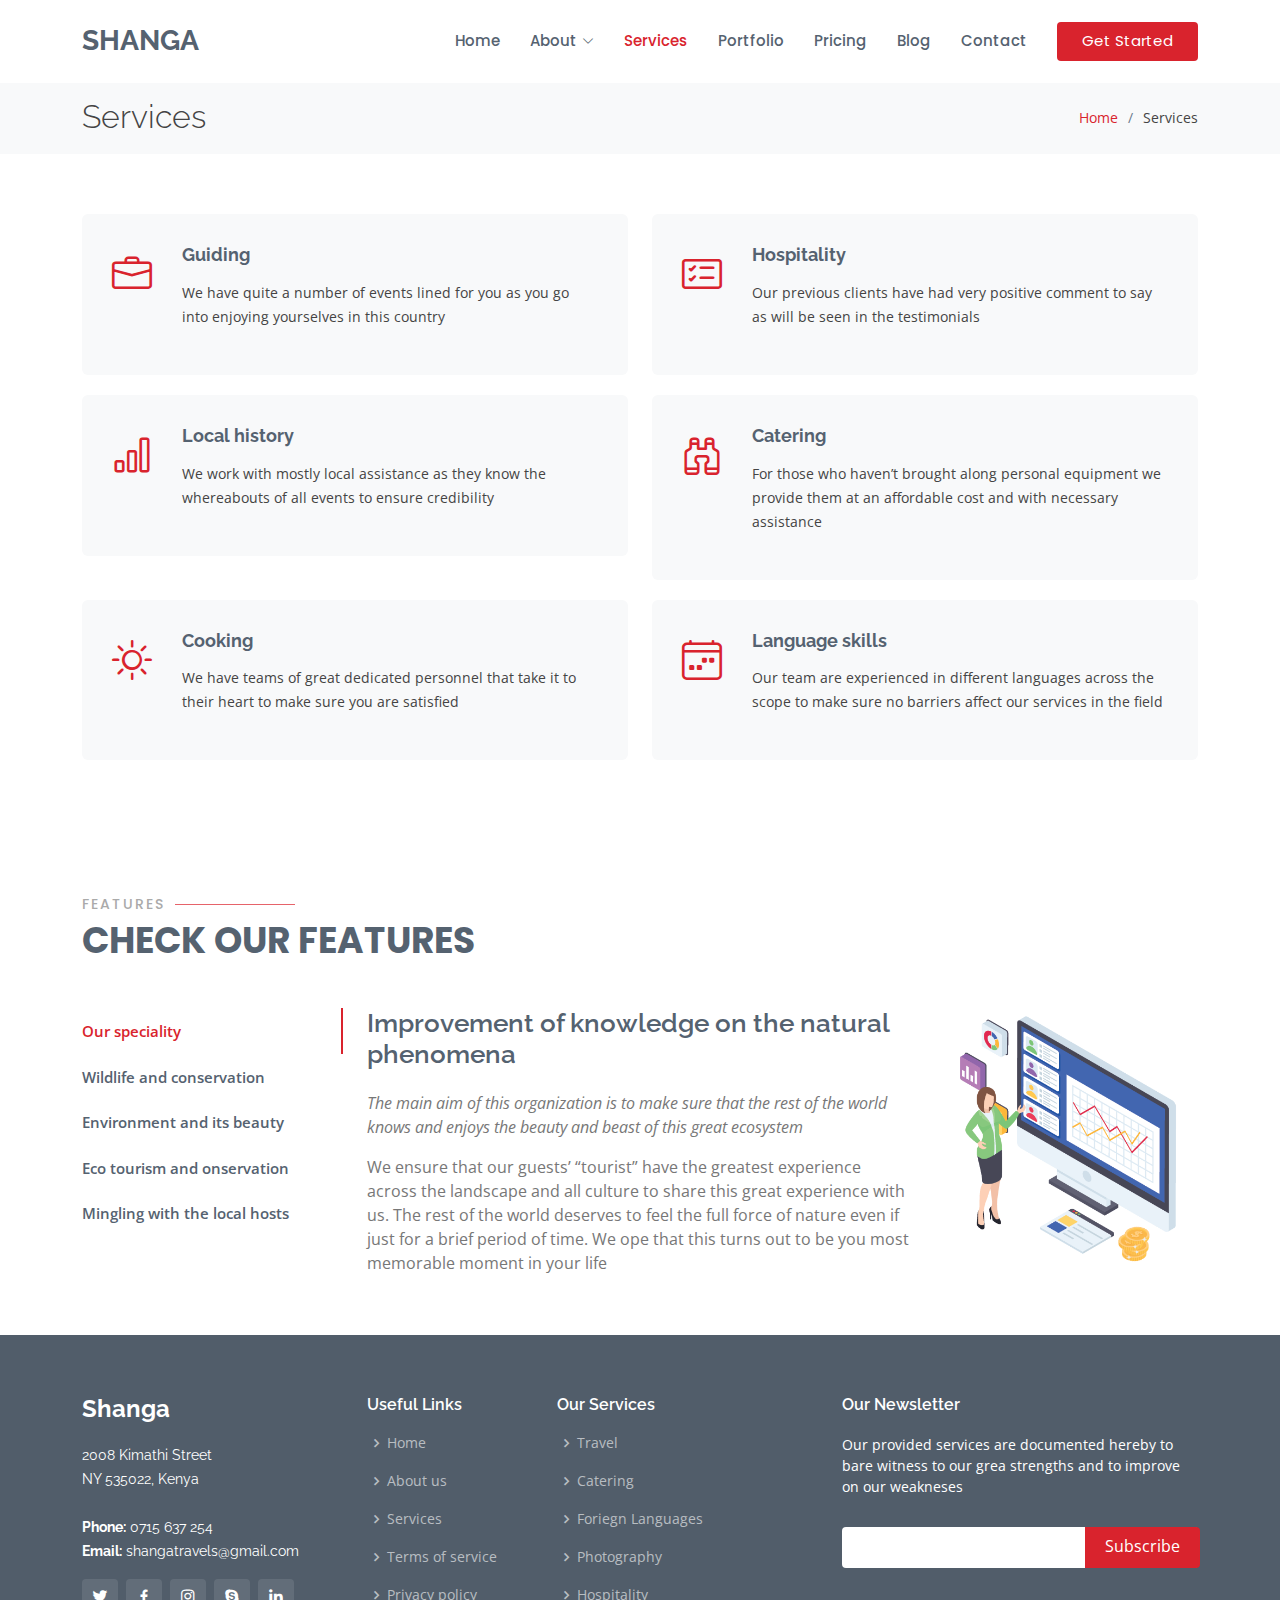
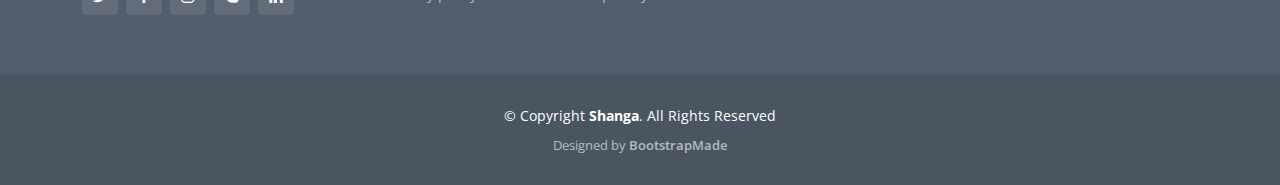
<file: Sailor/services.html>
<!DOCTYPE html>
<html lang="en">

<head>
  <meta charset="utf-8">
  <meta content="width=device-width, initial-scale=1.0" name="viewport">

  <title>Services - Sailor Bootstrap Template</title>
  <meta content="" name="description">
  <meta content="" name="keywords">

  <!-- Favicons -->
  <link href="assets/img/favicon.png" rel="icon">
  <link href="assets/img/apple-touch-icon.png" rel="apple-touch-icon">

  <!-- Google Fonts -->
  <link href="https://fonts.googleapis.com/css?family=Open+Sans:300,300i,400,400i,600,600i,700,700i|Raleway:300,300i,400,400i,500,500i,600,600i,700,700i|Poppins:300,300i,400,400i,500,500i,600,600i,700,700i" rel="stylesheet">

  <!-- Vendor CSS Files -->
  <link href="assets/vendor/animate.css/animate.min.css" rel="stylesheet">
  <link href="assets/vendor/bootstrap/css/bootstrap.min.css" rel="stylesheet">
  <link href="assets/vendor/bootstrap-icons/bootstrap-icons.css" rel="stylesheet">
  <link href="assets/vendor/boxicons/css/boxicons.min.css" rel="stylesheet">
  <link href="assets/vendor/glightbox/css/glightbox.min.css" rel="stylesheet">
  <link href="assets/vendor/remixicon/remixicon.css" rel="stylesheet">
  <link href="assets/vendor/swiper/swiper-bundle.min.css" rel="stylesheet">

  <!-- Template Main CSS File -->
  <link href="assets/css/style.css" rel="stylesheet">

  <!-- =======================================================
  * Template Name: Sailor
  * Updated: Jan 29 2024 with Bootstrap v5.3.2
  * Template URL: https://bootstrapmade.com/sailor-free-bootstrap-theme/
  * Author: BootstrapMade.com
  * License: https://bootstrapmade.com/license/
  ======================================================== -->
</head>

<body>

  <!-- ======= Header ======= -->
  <header id="header" class="fixed-top d-flex align-items-center">
    <div class="container d-flex align-items-center">

      <h1 class="logo me-auto"><a href="index.html">Shanga</a></h1>
      <!-- Uncomment below if you prefer to use an image logo -->
      <!-- <a href="index.html" class="logo me-auto"><img src="assets/img/logo.png" alt="" class="img-fluid"></a>-->

      <nav id="navbar" class="navbar">
        <ul>
          <li><a href="index.html">Home</a></li>

          <li class="dropdown"><a href="#"><span>About</span> <i class="bi bi-chevron-down"></i></a>
            <ul>
              <li><a href="about.html">About</a></li>
              <li><a href="team.html">Team</a></li>
              <li><a href="testimonials.html">Testimonials</a></li>

            </ul>
          </li>
          <li><a href="services.html" class="active">Services</a></li>
          <li><a href="portfolio.html">Portfolio</a></li>
          <li><a href="pricing.html">Pricing</a></li>
          <li><a href="blog.html">Blog</a></li>

          <li><a href="contact.html">Contact</a></li>
          <li><a href="index.html" class="getstarted">Get Started</a></li>
        </ul>
        <i class="bi bi-list mobile-nav-toggle"></i>
      </nav><!-- .navbar -->

    </div>
  </header><!-- End Header -->

  <main id="main">

    <!-- ======= Breadcrumbs ======= -->
    <section id="breadcrumbs" class="breadcrumbs">
      <div class="container">

        <div class="d-flex justify-content-between align-items-center">
          <h2>Services</h2>
          <ol>
            <li><a href="index.html">Home</a></li>
            <li>Services</li>
          </ol>
        </div>

      </div>
    </section><!-- End Breadcrumbs -->

    <!-- ======= Services Section ======= -->
    <section id="services" class="services">
      <div class="container">

        <div class="row">
          <div class="col-md-6">
            <div class="icon-box">
              <i class="bi bi-briefcase"></i>
              <h4><a href="#">Guiding</a></h4>
              <p>We have quite a number of events lined for you as you go into enjoying yourselves in this country</p>
            </div>
          </div>
          <div class="col-md-6 mt-4 mt-md-0">
            <div class="icon-box">
              <i class="bi bi-card-checklist"></i>
              <h4><a href="#">Hospitality</a></h4>
              <p>Our previous clients have had very positive comment to say as will be seen in the testimonials </p>
            </div>
          </div>
          <div class="col-md-6 mt-4 mt-md-0">
            <div class="icon-box">
              <i class="bi bi-bar-chart"></i>
              <h4><a href="#">Local history</a></h4>
              <p>We work with mostly local assistance as they know the whereabouts of all events to ensure credibility</p>
            </div>
          </div>
          <div class="col-md-6 mt-4 mt-md-0">
            <div class="icon-box">
              <i class="bi bi-binoculars"></i>
              <h4><a href="#">Catering</a></h4>
              <p>For those who haven’t brought along personal equipment we provide them at an affordable cost and with necessary assistance</p>
            </div>
          </div>
          <div class="col-md-6 mt-4 mt-md-0">
            <div class="icon-box">
              <i class="bi bi-brightness-high"></i>
              <h4><a href="#">Cooking</a></h4>
              <p>We have teams of great dedicated personnel that take it to their heart to make sure you are satisfied</p>
            </div>
          </div>
          <div class="col-md-6 mt-4 mt-md-0">
            <div class="icon-box">
              <i class="bi bi-calendar4-week"></i>
              <h4><a href="#">Language skills</a></h4>
              <p>Our team are experienced in different languages across the scope to make sure no barriers affect our services in the field</p>
            </div>
          </div>
        </div>

      </div>
    </section><!-- End Services Section -->

    <!-- ======= Features Section ======= -->
    <section id="features" class="features">
      <div class="container">

        <div class="section-title">
          <h2>Features</h2>
          <p>Check our Features</p>
        </div>

        <div class="row">
          <div class="col-lg-3">
            <ul class="nav nav-tabs flex-column">
              <li class="nav-item">
                <a class="nav-link active show" data-bs-toggle="tab" href="#tab-1">Our speciality</a>
              </li>
              <li class="nav-item">
                <a class="nav-link" data-bs-toggle="tab" href="#tab-2">Wildlife and conservation</a>
              </li>
              <li class="nav-item">
                <a class="nav-link" data-bs-toggle="tab" href="#tab-3">Environment and its beauty</a>
              </li>
              <li class="nav-item">
                <a class="nav-link" data-bs-toggle="tab" href="#tab-4">Eco tourism and  onservation</a>
              </li>
              <li class="nav-item">
                <a class="nav-link" data-bs-toggle="tab" href="#tab-5">Mingling with the local hosts</a>
              </li>
            </ul>
          </div>
          <div class="col-lg-9 mt-4 mt-lg-0">
            <div class="tab-content">
              <div class="tab-pane active show" id="tab-1">
                <div class="row">
                  <div class="col-lg-8 details order-2 order-lg-1">
                    <h3>Improvement of knowledge on the natural phenomena</h3>
                    <p class="fst-italic">The main aim of this organization is to make sure that the rest of the world knows and enjoys the beauty and beast of this great ecosystem</p>
                    <p>We ensure that our guests’ “tourist” have the greatest experience across the landscape and all culture to share this great experience with us. The rest of the world deserves to feel the full force of nature even if just for a brief period of time. We ope that this turns out to be you most memorable moment in your life</p>
                  </div>
                  <div class="col-lg-4 text-center order-1 order-lg-2">
                    <img src="assets/img/features-1.png" alt="" class="img-fluid">
                  </div>
                </div>
              </div>
              <div class="tab-pane" id="tab-2">
                <div class="row">
                  <div class="col-lg-8 details order-2 order-lg-1">
                    <h3>Et blanditiis nemo veritatis excepturi</h3>
                    <p class="fst-italic">Qui laudantium consequatur laborum sit qui ad sapiente dila parde sonata raqer a videna mareta paulona marka</p>
                    <p>Ea ipsum voluptatem consequatur quis est. Illum error ullam omnis quia et reiciendis sunt sunt est. Non aliquid repellendus itaque accusamus eius et velit ipsa voluptates. Optio nesciunt eaque beatae accusamus lerode pakto madirna desera vafle de nideran pal</p>
                  </div>
                  <div class="col-lg-4 text-center order-1 order-lg-2">
                    <img src="assets/img/features-2.png" alt="" class="img-fluid">
                  </div>
                </div>
              </div>
              <div class="tab-pane" id="tab-3">
                <div class="row">
                  <div class="col-lg-8 details order-2 order-lg-1">
                    <h3>Impedit facilis occaecati odio neque aperiam sit</h3>
                    <p class="fst-italic">Eos voluptatibus quo. Odio similique illum id quidem non enim fuga. Qui natus non sunt dicta dolor et. In asperiores velit quaerat perferendis aut</p>
                    <p>Iure officiis odit rerum. Harum sequi eum illum corrupti culpa veritatis quisquam. Neque necessitatibus illo rerum eum ut. Commodi ipsam minima molestiae sed laboriosam a iste odio. Earum odit nesciunt fugiat sit ullam. Soluta et harum voluptatem optio quae</p>
                  </div>
                  <div class="col-lg-4 text-center order-1 order-lg-2">
                    <img src="assets/img/features-3.png" alt="" class="img-fluid">
                  </div>
                </div>
              </div>
              <div class="tab-pane" id="tab-4">
                <div class="row">
                  <div class="col-lg-8 details order-2 order-lg-1">
                    <h3>Fuga dolores inventore laboriosam ut est accusamus laboriosam dolore</h3>
                    <p class="fst-italic">Totam aperiam accusamus. Repellat consequuntur iure voluptas iure porro quis delectus</p>
                    <p>Eaque consequuntur consequuntur libero expedita in voluptas. Nostrum ipsam necessitatibus aliquam fugiat debitis quis velit. Eum ex maxime error in consequatur corporis atque. Eligendi asperiores sed qui veritatis aperiam quia a laborum inventore</p>
                  </div>
                  <div class="col-lg-4 text-center order-1 order-lg-2">
                    <img src="assets/img/features-4.png" alt="" class="img-fluid">
                  </div>
                </div>
              </div>
              <div class="tab-pane" id="tab-5">
                <div class="row">
                  <div class="col-lg-8 details order-2 order-lg-1">
                    <h3>Est eveniet ipsam sindera pad rone matrelat sando reda</h3>
                    <p class="fst-italic">Omnis blanditiis saepe eos autem qui sunt debitis porro quia.</p>
                    <p>Exercitationem nostrum omnis. Ut reiciendis repudiandae minus. Omnis recusandae ut non quam ut quod eius qui. Ipsum quia odit vero atque qui quibusdam amet. Occaecati sed est sint aut vitae molestiae voluptate vel</p>
                  </div>
                  <div class="col-lg-4 text-center order-1 order-lg-2">
                    <img src="assets/img/features-5.png" alt="" class="img-fluid">
                  </div>
                </div>
              </div>
            </div>
          </div>
        </div>

      </div>
    </section><!-- End Features Section -->

  </main><!-- End #main -->

  <!-- ======= Footer ======= -->
  <footer id="footer">
    <div class="footer-top">
      <div class="container">
        <div class="row">

          <div class="col-lg-3 col-md-6">
            <div class="footer-info">
              <h3>Shanga</h3>
              <p>
                2008 Kimathi Street <br>
                NY 535022, Kenya<br><br>
                <strong>Phone:</strong> 0715 637 254<br>
                <strong>Email:</strong> shangatravels@gmail.com<br>
              </p>
              <div class="social-links mt-3">
                <a href="#" class="twitter"><i class="bx bxl-twitter"></i></a>
                <a href="#" class="facebook"><i class="bx bxl-facebook"></i></a>
                <a href="#" class="instagram"><i class="bx bxl-instagram"></i></a>
                <a href="#" class="google-plus"><i class="bx bxl-skype"></i></a>
                <a href="#" class="linkedin"><i class="bx bxl-linkedin"></i></a>
              </div>
            </div>
          </div>

          <div class="col-lg-2 col-md-6 footer-links">
            <h4>Useful Links</h4>
            <ul>
              <li><i class="bx bx-chevron-right"></i> <a href="#">Home</a></li>
              <li><i class="bx bx-chevron-right"></i> <a href="#">About us</a></li>
              <li><i class="bx bx-chevron-right"></i> <a href="#">Services</a></li>
              <li><i class="bx bx-chevron-right"></i> <a href="#">Terms of service</a></li>
              <li><i class="bx bx-chevron-right"></i> <a href="#">Privacy policy</a></li>
            </ul>
          </div>

          <div class="col-lg-3 col-md-6 footer-links">
            <h4>Our Services</h4>
            <ul>
              <li><i class="bx bx-chevron-right"></i> <a href="#">Travel</a></li>
              <li><i class="bx bx-chevron-right"></i> <a href="#">Catering</a></li>
              <li><i class="bx bx-chevron-right"></i> <a href="#">Foriegn Languages</a></li>
              <li><i class="bx bx-chevron-right"></i> <a href="#">Photography</a></li>
              <li><i class="bx bx-chevron-right"></i> <a href="#">Hospitality</a></li>
            </ul>
          </div>

          <div class="col-lg-4 col-md-6 footer-newsletter">
            <h4>Our Newsletter</h4>
            <p>Our provided services are  documented hereby to bare witness to our grea strengths and to improve on our weakneses</p>
            <form action="" method="post">
              <input type="email" name="email"><input type="submit" value="Subscribe">
            </form>

          </div>

        </div>
      </div>
    </div>

    <div class="container">
      <div class="copyright">
        &copy; Copyright <strong><span>Shanga</span></strong>. All Rights Reserved
      </div>
      <div class="credits">
        <!-- All the links in the footer should remain intact. -->
        <!-- You can delete the links only if you purchased the pro version. -->
        <!-- Licensing information: https://bootstrapmade.com/license/ -->
        <!-- Purchase the pro version with working PHP/AJAX contact form: https://bootstrapmade.com/sailor-free-bootstrap-theme/ -->
        Designed by <a href="https://bootstrapmade.com/">BootstrapMade</a>
      </div>
    </div>
  </footer><!-- End Footer -->

  <a href="#" class="back-to-top d-flex align-items-center justify-content-center"><i class="bi bi-arrow-up-short"></i></a>

  <!-- Vendor JS Files -->
  <script src="assets/vendor/bootstrap/js/bootstrap.bundle.min.js"></script>
  <script src="assets/vendor/glightbox/js/glightbox.min.js"></script>
  <script src="assets/vendor/isotope-layout/isotope.pkgd.min.js"></script>
  <script src="assets/vendor/swiper/swiper-bundle.min.js"></script>
  <script src="assets/vendor/waypoints/noframework.waypoints.js"></script>
  <script src="assets/vendor/php-email-form/validate.js"></script>

  <!-- Template Main JS File -->
  <script src="assets/js/main.js"></script>

</body>

</html>
</file>
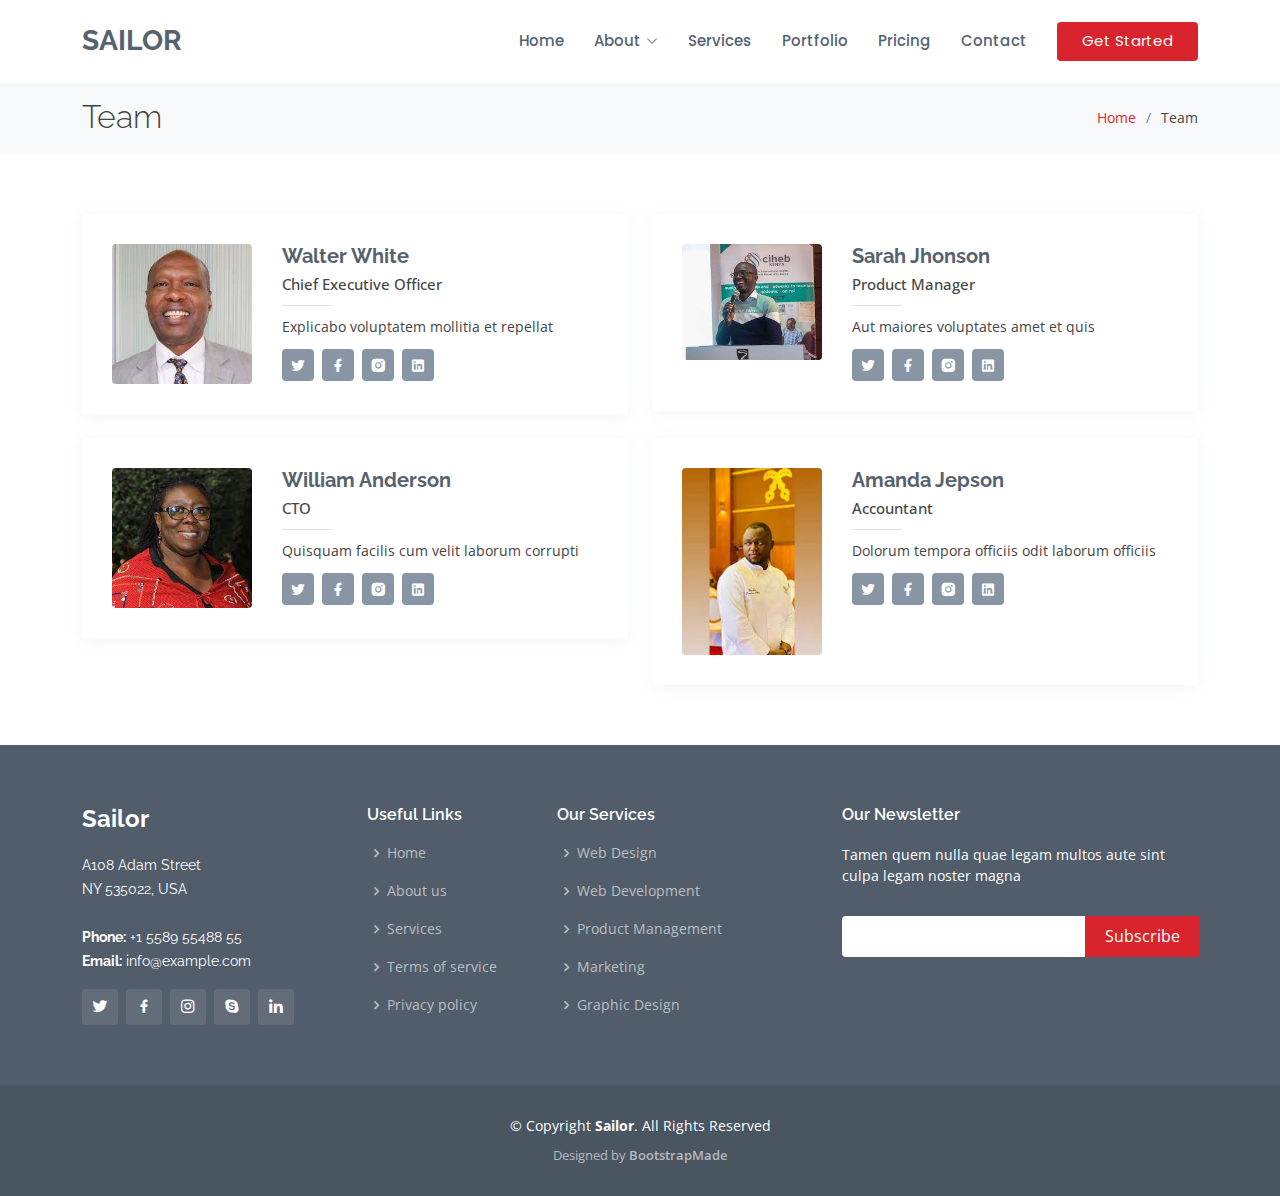
<file: Sailor/team.html>
<!DOCTYPE html>
<html lang="en">

<head>
  <meta charset="utf-8">
  <meta content="width=device-width, initial-scale=1.0" name="viewport">

  <title>Team - Shanga Bootstrap Template</title>
  <meta content="" name="description">
  <meta content="" name="keywords">

  <!-- Favicons -->
  <link href="assets/img/favicon.png" rel="icon">
  <link href="assets/img/apple-touch-icon.png" rel="apple-touch-icon">

  <!-- Google Fonts -->
  <link href="https://fonts.googleapis.com/css?family=Open+Sans:300,300i,400,400i,600,600i,700,700i|Raleway:300,300i,400,400i,500,500i,600,600i,700,700i|Poppins:300,300i,400,400i,500,500i,600,600i,700,700i" rel="stylesheet">

  <!-- Vendor CSS Files -->
  <link href="assets/vendor/animate.css/animate.min.css" rel="stylesheet">
  <link href="assets/vendor/bootstrap/css/bootstrap.min.css" rel="stylesheet">
  <link href="assets/vendor/bootstrap-icons/bootstrap-icons.css" rel="stylesheet">
  <link href="assets/vendor/boxicons/css/boxicons.min.css" rel="stylesheet">
  <link href="assets/vendor/glightbox/css/glightbox.min.css" rel="stylesheet">
  <link href="assets/vendor/remixicon/remixicon.css" rel="stylesheet">
  <link href="assets/vendor/swiper/swiper-bundle.min.css" rel="stylesheet">

  <!-- Template Main CSS File -->
  <link href="assets/css/style.css" rel="stylesheet">

</head>

<body>

  <!-- ======= Header ======= -->
  <header id="header" class="fixed-top d-flex align-items-center">
    <div class="container d-flex align-items-center">

      <h1 class="logo me-auto"><a href="index.html">Sailor</a></h1>
      <!-- Uncomment below if you prefer to use an image logo -->
      <!-- <a href="index.html" class="logo me-auto"><img src="assets/img/logo.png" alt="" class="img-fluid"></a>-->

      <nav id="navbar" class="navbar">
        <ul>
          <li><a href="index.html">Home</a></li>

          <li class="dropdown"><a href="#"><span>About</span> <i class="bi bi-chevron-down"></i></a>
            <ul>
              <li><a href="about.html">About</a></li>
              <li><a href="team.html" class="active">Team</a></li>
              <li><a href="testimonials.html">Testimonials</a></li>

            </ul>
          </li>
          <li><a href="services.html">Services</a></li>
          <li><a href="portfolio.html">Portfolio</a></li>
          <li><a href="pricing.html">Pricing</a></li>

          <li><a href="contact.html">Contact</a></li>
          <li><a href="index.html" class="getstarted">Get Started</a></li>
        </ul>
        <i class="bi bi-list mobile-nav-toggle"></i>
      </nav><!-- .navbar -->

    </div>
  </header><!-- End Header -->

  <main id="main">

    <!-- ======= Breadcrumbs ======= -->
    <section id="breadcrumbs" class="breadcrumbs">
      <div class="container">

        <div class="d-flex justify-content-between align-items-center">
          <h2>Team</h2>
          <ol>
            <li><a href="index.html">Home</a></li>
            <li>Team</li>
          </ol>
        </div>

      </div>
    </section><!-- End Breadcrumbs -->

    <!-- ======= Team Section ======= -->
    <section id="team" class="team ">
      <div class="container">

        <div class="row">

          <div class="col-lg-6">
            <div class="member d-flex align-items-start">
              <div class="pic"><img src="assets/img/team/team1.jpg" class="img-fluid" alt=""></div>
              <div class="member-info">
                <h4>Walter White</h4>
                <span>Chief Executive Officer</span>
                <p>Explicabo voluptatem mollitia et repellat</p>
                <div class="social">
                  <a href=""><i class="ri-twitter-fill"></i></a>
                  <a href=""><i class="ri-facebook-fill"></i></a>
                  <a href=""><i class="ri-instagram-fill"></i></a>
                  <a href=""> <i class="ri-linkedin-box-fill"></i> </a>
                </div>
              </div>
            </div>
          </div>

          <div class="col-lg-6 mt-4 mt-lg-0">
            <div class="member d-flex align-items-start">
              <div class="pic"><img src="assets/img/team/team2.jpg" class="img-fluid" alt=""></div>
              <div class="member-info">
                <h4>Sarah Jhonson</h4>
                <span>Product Manager</span>
                <p>Aut maiores voluptates amet et quis</p>
                <div class="social">
                  <a href=""><i class="ri-twitter-fill"></i></a>
                  <a href=""><i class="ri-facebook-fill"></i></a>
                  <a href=""><i class="ri-instagram-fill"></i></a>
                  <a href=""> <i class="ri-linkedin-box-fill"></i> </a>
                </div>
              </div>
            </div>
          </div>

          <div class="col-lg-6 mt-4">
            <div class="member d-flex align-items-start">
              <div class="pic"><img src="assets/img/team/team3.jpg" class="img-fluid" alt=""></div>
              <div class="member-info">
                <h4>William Anderson</h4>
                <span>CTO</span>
                <p>Quisquam facilis cum velit laborum corrupti</p>
                <div class="social">
                  <a href=""><i class="ri-twitter-fill"></i></a>
                  <a href=""><i class="ri-facebook-fill"></i></a>
                  <a href=""><i class="ri-instagram-fill"></i></a>
                  <a href=""> <i class="ri-linkedin-box-fill"></i> </a>
                </div>
              </div>
            </div>
          </div>

          <div class="col-lg-6 mt-4">
            <div class="member d-flex align-items-start">
              <div class="pic"><img src="assets/img/team/team4.jpg" class="img-fluid" alt=""></div>
              <div class="member-info">
                <h4>Amanda Jepson</h4>
                <span>Accountant</span>
                <p>Dolorum tempora officiis odit laborum officiis</p>
                <div class="social">
                  <a href=""><i class="ri-twitter-fill"></i></a>
                  <a href=""><i class="ri-facebook-fill"></i></a>
                  <a href=""><i class="ri-instagram-fill"></i></a>
                  <a href=""> <i class="ri-linkedin-box-fill"></i> </a>
                </div>
              </div>
            </div>
          </div>

        </div>

      </div>
    </section><!-- End Team Section -->

  </main><!-- End #main -->

  <!-- ======= Footer ======= -->
  <footer id="footer">
    <div class="footer-top">
      <div class="container">
        <div class="row">

          <div class="col-lg-3 col-md-6">
            <div class="footer-info">
              <h3>Sailor</h3>
              <p>
                A108 Adam Street <br>
                NY 535022, USA<br><br>
                <strong>Phone:</strong> +1 5589 55488 55<br>
                <strong>Email:</strong> info@example.com<br>
              </p>
              <div class="social-links mt-3">
                <a href="#" class="twitter"><i class="bx bxl-twitter"></i></a>
                <a href="#" class="facebook"><i class="bx bxl-facebook"></i></a>
                <a href="#" class="instagram"><i class="bx bxl-instagram"></i></a>
                <a href="#" class="google-plus"><i class="bx bxl-skype"></i></a>
                <a href="#" class="linkedin"><i class="bx bxl-linkedin"></i></a>
              </div>
            </div>
          </div>

          <div class="col-lg-2 col-md-6 footer-links">
            <h4>Useful Links</h4>
            <ul>
              <li><i class="bx bx-chevron-right"></i> <a href="#">Home</a></li>
              <li><i class="bx bx-chevron-right"></i> <a href="#">About us</a></li>
              <li><i class="bx bx-chevron-right"></i> <a href="#">Services</a></li>
              <li><i class="bx bx-chevron-right"></i> <a href="#">Terms of service</a></li>
              <li><i class="bx bx-chevron-right"></i> <a href="#">Privacy policy</a></li>
            </ul>
          </div>

          <div class="col-lg-3 col-md-6 footer-links">
            <h4>Our Services</h4>
            <ul>
              <li><i class="bx bx-chevron-right"></i> <a href="#">Web Design</a></li>
              <li><i class="bx bx-chevron-right"></i> <a href="#">Web Development</a></li>
              <li><i class="bx bx-chevron-right"></i> <a href="#">Product Management</a></li>
              <li><i class="bx bx-chevron-right"></i> <a href="#">Marketing</a></li>
              <li><i class="bx bx-chevron-right"></i> <a href="#">Graphic Design</a></li>
            </ul>
          </div>

          <div class="col-lg-4 col-md-6 footer-newsletter">
            <h4>Our Newsletter</h4>
            <p>Tamen quem nulla quae legam multos aute sint culpa legam noster magna</p>
            <form action="" method="post">
              <input type="email" name="email"><input type="submit" value="Subscribe">
            </form>

          </div>

        </div>
      </div>
    </div>

    <div class="container">
      <div class="copyright">
        &copy; Copyright <strong><span>Sailor</span></strong>. All Rights Reserved
      </div>
      <div class="credits">
        <!-- All the links in the footer should remain intact. -->
        <!-- You can delete the links only if you purchased the pro version. -->
        <!-- Licensing information: https://bootstrapmade.com/license/ -->
        <!-- Purchase the pro version with working PHP/AJAX contact form: https://bootstrapmade.com/sailor-free-bootstrap-theme/ -->
        Designed by <a href="https://bootstrapmade.com/">BootstrapMade</a>
      </div>
    </div>
  </footer><!-- End Footer -->

  <a href="#" class="back-to-top d-flex align-items-center justify-content-center"><i class="bi bi-arrow-up-short"></i></a>

  <!-- Vendor JS Files -->
  <script src="assets/vendor/bootstrap/js/bootstrap.bundle.min.js"></script>
  <script src="assets/vendor/glightbox/js/glightbox.min.js"></script>
  <script src="assets/vendor/isotope-layout/isotope.pkgd.min.js"></script>
  <script src="assets/vendor/swiper/swiper-bundle.min.js"></script>
  <script src="assets/vendor/waypoints/noframework.waypoints.js"></script>
  <script src="assets/vendor/php-email-form/validate.js"></script>

  <!-- Template Main JS File -->
  <script src="assets/js/main.js"></script>

</body>

</html>
</file>
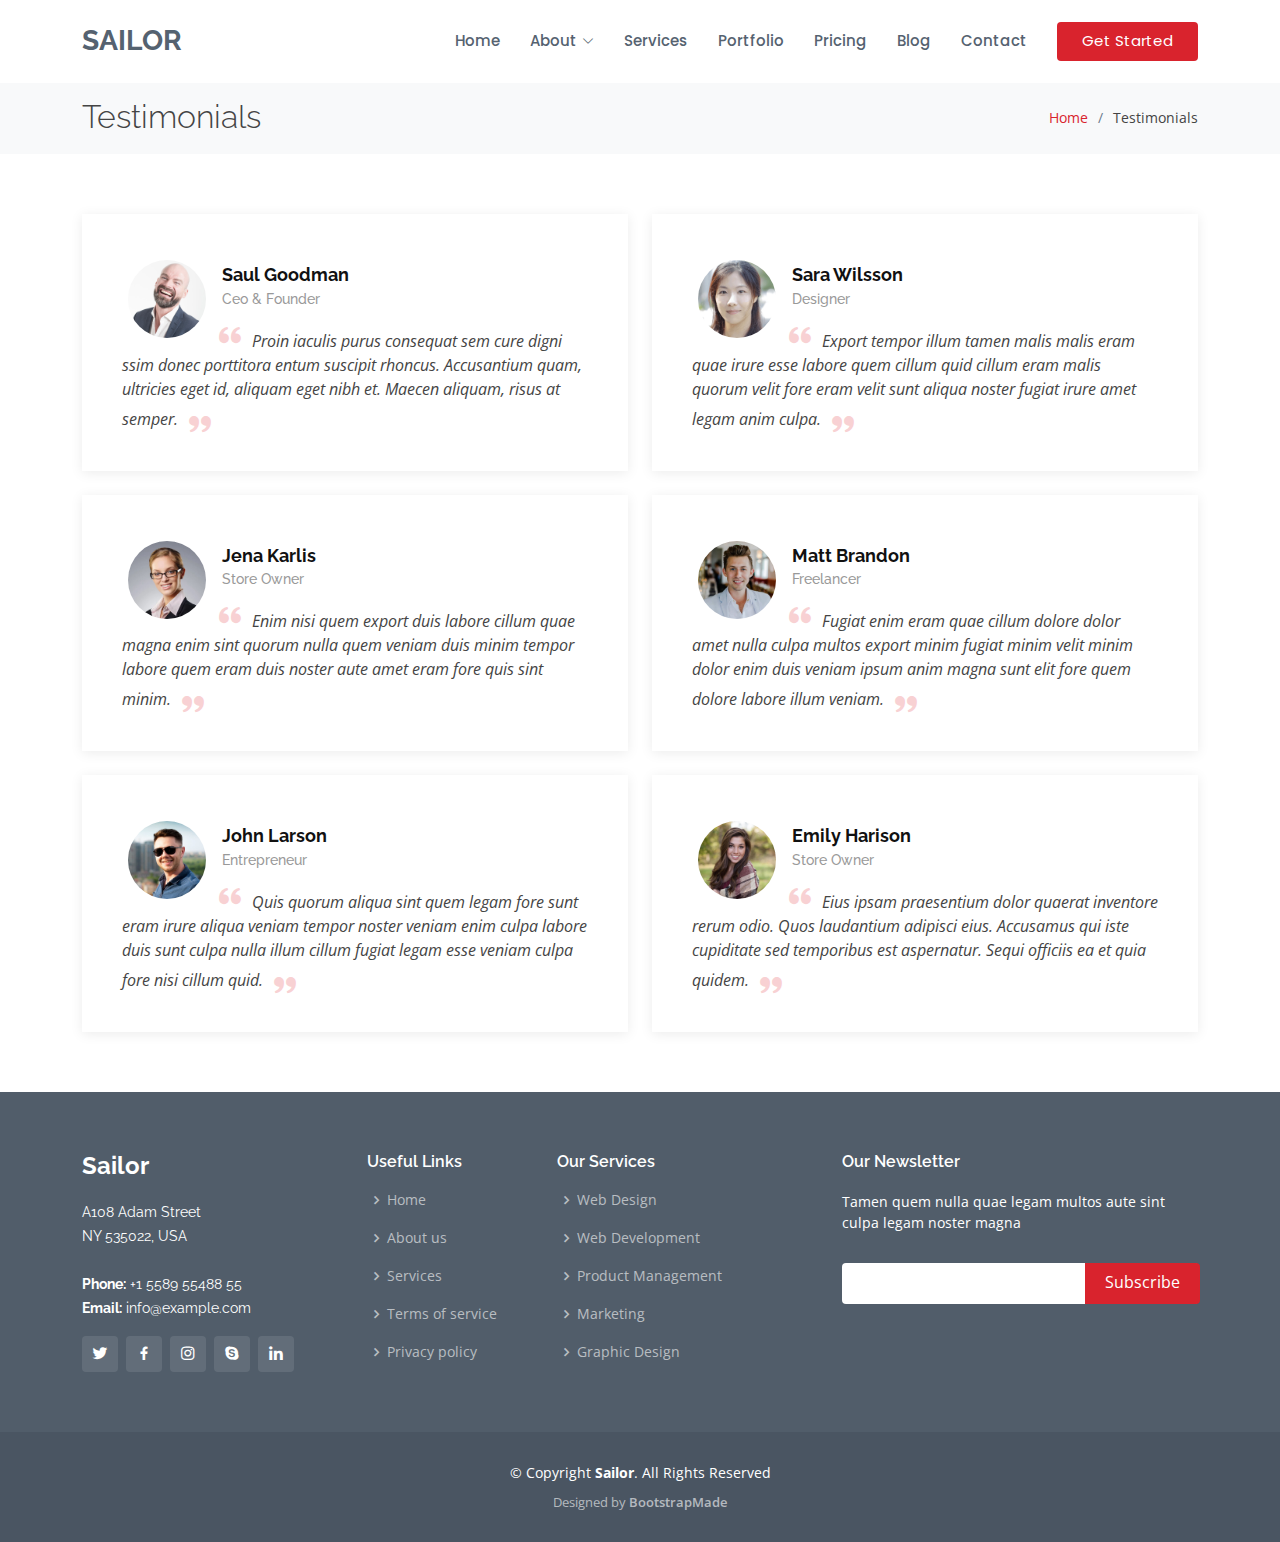
<file: Sailor/testimonials.html>
<!DOCTYPE html>
<html lang="en">

<head>
  <meta charset="utf-8">
  <meta content="width=device-width, initial-scale=1.0" name="viewport">

  <title>Testimonials - Sailor Bootstrap Template</title>
  <meta content="" name="description">
  <meta content="" name="keywords">

  <!-- Favicons -->
  <link href="assets/img/favicon.png" rel="icon">
  <link href="assets/img/apple-touch-icon.png" rel="apple-touch-icon">

  <!-- Google Fonts -->
  <link href="https://fonts.googleapis.com/css?family=Open+Sans:300,300i,400,400i,600,600i,700,700i|Raleway:300,300i,400,400i,500,500i,600,600i,700,700i|Poppins:300,300i,400,400i,500,500i,600,600i,700,700i" rel="stylesheet">

  <!-- Vendor CSS Files -->
  <link href="assets/vendor/animate.css/animate.min.css" rel="stylesheet">
  <link href="assets/vendor/bootstrap/css/bootstrap.min.css" rel="stylesheet">
  <link href="assets/vendor/bootstrap-icons/bootstrap-icons.css" rel="stylesheet">
  <link href="assets/vendor/boxicons/css/boxicons.min.css" rel="stylesheet">
  <link href="assets/vendor/glightbox/css/glightbox.min.css" rel="stylesheet">
  <link href="assets/vendor/remixicon/remixicon.css" rel="stylesheet">
  <link href="assets/vendor/swiper/swiper-bundle.min.css" rel="stylesheet">

  <!-- Template Main CSS File -->
  <link href="assets/css/style.css" rel="stylesheet">

  <!-- =======================================================
  * Template Name: Sailor
  * Updated: Jan 29 2024 with Bootstrap v5.3.2
  * Template URL: https://bootstrapmade.com/sailor-free-bootstrap-theme/
  * Author: BootstrapMade.com
  * License: https://bootstrapmade.com/license/
  ======================================================== -->
</head>

<body>

  <!-- ======= Header ======= -->
  <header id="header" class="fixed-top d-flex align-items-center">
    <div class="container d-flex align-items-center">

      <h1 class="logo me-auto"><a href="index.html">Sailor</a></h1>
      <!-- Uncomment below if you prefer to use an image logo -->
      <!-- <a href="index.html" class="logo me-auto"><img src="assets/img/logo.png" alt="" class="img-fluid"></a>-->

      <nav id="navbar" class="navbar">
        <ul>
          <li><a href="index.html">Home</a></li>

          <li class="dropdown"><a href="#"><span>About</span> <i class="bi bi-chevron-down"></i></a>
            <ul>
              <li><a href="about.html">About</a></li>
              <li><a href="team.html">Team</a></li>
              <li><a href="testimonials.html" class="active">Testimonials</a></li>

              <li class="dropdown"><a href="#"><span>Deep Drop Down</span> <i class="bi bi-chevron-right"></i></a>
                <ul>
                  <li><a href="#">Deep Drop Down 1</a></li>
                  <li><a href="#">Deep Drop Down 2</a></li>
                  <li><a href="#">Deep Drop Down 3</a></li>
                  <li><a href="#">Deep Drop Down 4</a></li>
                  <li><a href="#">Deep Drop Down 5</a></li>
                </ul>
              </li>
            </ul>
          </li>
          <li><a href="services.html">Services</a></li>
          <li><a href="portfolio.html">Portfolio</a></li>
          <li><a href="pricing.html">Pricing</a></li>
          <li><a href=".html">Blog</a></li>

          <li><a href="contact.html">Contact</a></li>
          <li><a href="index.html" class="getstarted">Get Started</a></li>
        </ul>
        <i class="bi bi-list mobile-nav-toggle"></i>
      </nav><!-- .navbar -->

    </div>
  </header><!-- End Header -->

  <main id="main">

    <!-- ======= Breadcrumbs ======= -->
    <section id="breadcrumbs" class="breadcrumbs">
      <div class="container">

        <div class="d-flex justify-content-between align-items-center">
          <h2>Testimonials</h2>
          <ol>
            <li><a href="index.html">Home</a></li>
            <li>Testimonials</li>
          </ol>
        </div>

      </div>
    </section><!-- End Breadcrumbs -->

    <!-- ======= Testimonials Section ======= -->
    <section id="testimonials" class="testimonials">
      <div class="container">

        <div class="row">

          <div class="col-lg-6">
            <div class="testimonial-item">
              <img src="assets/img/testimonials/testimonials-1.jpg" class="testimonial-img" alt="">
              <h3>Saul Goodman</h3>
              <h4>Ceo &amp; Founder</h4>
              <p>
                <i class="bx bxs-quote-alt-left quote-icon-left"></i>
                Proin iaculis purus consequat sem cure digni ssim donec porttitora entum suscipit rhoncus. Accusantium quam, ultricies eget id, aliquam eget nibh et. Maecen aliquam, risus at semper.
                <i class="bx bxs-quote-alt-right quote-icon-right"></i>
              </p>
            </div>
          </div>

          <div class="col-lg-6">
            <div class="testimonial-item mt-4 mt-lg-0">
              <img src="assets/img/testimonials/testimonials-2.jpg" class="testimonial-img" alt="">
              <h3>Sara Wilsson</h3>
              <h4>Designer</h4>
              <p>
                <i class="bx bxs-quote-alt-left quote-icon-left"></i>
                Export tempor illum tamen malis malis eram quae irure esse labore quem cillum quid cillum eram malis quorum velit fore eram velit sunt aliqua noster fugiat irure amet legam anim culpa.
                <i class="bx bxs-quote-alt-right quote-icon-right"></i>
              </p>
            </div>
          </div>

          <div class="col-lg-6">
            <div class="testimonial-item mt-4">
              <img src="assets/img/testimonials/testimonials-3.jpg" class="testimonial-img" alt="">
              <h3>Jena Karlis</h3>
              <h4>Store Owner</h4>
              <p>
                <i class="bx bxs-quote-alt-left quote-icon-left"></i>
                Enim nisi quem export duis labore cillum quae magna enim sint quorum nulla quem veniam duis minim tempor labore quem eram duis noster aute amet eram fore quis sint minim.
                <i class="bx bxs-quote-alt-right quote-icon-right"></i>
              </p>
            </div>
          </div>

          <div class="col-lg-6">
            <div class="testimonial-item mt-4">
              <img src="assets/img/testimonials/testimonials-4.jpg" class="testimonial-img" alt="">
              <h3>Matt Brandon</h3>
              <h4>Freelancer</h4>
              <p>
                <i class="bx bxs-quote-alt-left quote-icon-left"></i>
                Fugiat enim eram quae cillum dolore dolor amet nulla culpa multos export minim fugiat minim velit minim dolor enim duis veniam ipsum anim magna sunt elit fore quem dolore labore illum veniam.
                <i class="bx bxs-quote-alt-right quote-icon-right"></i>
              </p>
            </div>
          </div>

          <div class="col-lg-6">
            <div class="testimonial-item mt-4">
              <img src="assets/img/testimonials/testimonials-5.jpg" class="testimonial-img" alt="">
              <h3>John Larson</h3>
              <h4>Entrepreneur</h4>
              <p>
                <i class="bx bxs-quote-alt-left quote-icon-left"></i>
                Quis quorum aliqua sint quem legam fore sunt eram irure aliqua veniam tempor noster veniam enim culpa labore duis sunt culpa nulla illum cillum fugiat legam esse veniam culpa fore nisi cillum quid.
                <i class="bx bxs-quote-alt-right quote-icon-right"></i>
              </p>
            </div>
          </div>

          <div class="col-lg-6">
            <div class="testimonial-item mt-4">
              <img src="assets/img/testimonials/testimonials-6.jpg" class="testimonial-img" alt="">
              <h3>Emily Harison</h3>
              <h4>Store Owner</h4>
              <p>
                <i class="bx bxs-quote-alt-left quote-icon-left"></i>
                Eius ipsam praesentium dolor quaerat inventore rerum odio. Quos laudantium adipisci eius. Accusamus qui iste cupiditate sed temporibus est aspernatur. Sequi officiis ea et quia quidem.
                <i class="bx bxs-quote-alt-right quote-icon-right"></i>
              </p>
            </div>
          </div>

        </div>

      </div>
    </section><!-- End Testimonials Section -->

  </main><!-- End #main -->

  <!-- ======= Footer ======= -->
  <footer id="footer">
    <div class="footer-top">
      <div class="container">
        <div class="row">

          <div class="col-lg-3 col-md-6">
            <div class="footer-info">
              <h3>Sailor</h3>
              <p>
                A108 Adam Street <br>
                NY 535022, USA<br><br>
                <strong>Phone:</strong> +1 5589 55488 55<br>
                <strong>Email:</strong> info@example.com<br>
              </p>
              <div class="social-links mt-3">
                <a href="#" class="twitter"><i class="bx bxl-twitter"></i></a>
                <a href="#" class="facebook"><i class="bx bxl-facebook"></i></a>
                <a href="#" class="instagram"><i class="bx bxl-instagram"></i></a>
                <a href="#" class="google-plus"><i class="bx bxl-skype"></i></a>
                <a href="#" class="linkedin"><i class="bx bxl-linkedin"></i></a>
              </div>
            </div>
          </div>

          <div class="col-lg-2 col-md-6 footer-links">
            <h4>Useful Links</h4>
            <ul>
              <li><i class="bx bx-chevron-right"></i> <a href="#">Home</a></li>
              <li><i class="bx bx-chevron-right"></i> <a href="#">About us</a></li>
              <li><i class="bx bx-chevron-right"></i> <a href="#">Services</a></li>
              <li><i class="bx bx-chevron-right"></i> <a href="#">Terms of service</a></li>
              <li><i class="bx bx-chevron-right"></i> <a href="#">Privacy policy</a></li>
            </ul>
          </div>

          <div class="col-lg-3 col-md-6 footer-links">
            <h4>Our Services</h4>
            <ul>
              <li><i class="bx bx-chevron-right"></i> <a href="#">Web Design</a></li>
              <li><i class="bx bx-chevron-right"></i> <a href="#">Web Development</a></li>
              <li><i class="bx bx-chevron-right"></i> <a href="#">Product Management</a></li>
              <li><i class="bx bx-chevron-right"></i> <a href="#">Marketing</a></li>
              <li><i class="bx bx-chevron-right"></i> <a href="#">Graphic Design</a></li>
            </ul>
          </div>

          <div class="col-lg-4 col-md-6 footer-newsletter">
            <h4>Our Newsletter</h4>
            <p>Tamen quem nulla quae legam multos aute sint culpa legam noster magna</p>
            <form action="" method="post">
              <input type="email" name="email"><input type="submit" value="Subscribe">
            </form>

          </div>

        </div>
      </div>
    </div>

    <div class="container">
      <div class="copyright">
        &copy; Copyright <strong><span>Sailor</span></strong>. All Rights Reserved
      </div>
      <div class="credits">
        <!-- All the links in the footer should remain intact. -->
        <!-- You can delete the links only if you purchased the pro version. -->
        <!-- Licensing information: https://bootstrapmade.com/license/ -->
        <!-- Purchase the pro version with working PHP/AJAX contact form: https://bootstrapmade.com/sailor-free-bootstrap-theme/ -->
        Designed by <a href="https://bootstrapmade.com/">BootstrapMade</a>
      </div>
    </div>
  </footer><!-- End Footer -->

  <a href="#" class="back-to-top d-flex align-items-center justify-content-center"><i class="bi bi-arrow-up-short"></i></a>

  <!-- Vendor JS Files -->
  <script src="assets/vendor/bootstrap/js/bootstrap.bundle.min.js"></script>
  <script src="assets/vendor/glightbox/js/glightbox.min.js"></script>
  <script src="assets/vendor/isotope-layout/isotope.pkgd.min.js"></script>
  <script src="assets/vendor/swiper/swiper-bundle.min.js"></script>
  <script src="assets/vendor/waypoints/noframework.waypoints.js"></script>
  <script src="assets/vendor/php-email-form/validate.js"></script>

  <!-- Template Main JS File -->
  <script src="assets/js/main.js"></script>

</body>

</html>
</file>
<file: Sailor/assets/css/style.css>
/**
* Template Name: Sailor
* Updated: Jan 29 2024 with Bootstrap v5.3.2
* Template URL: https://bootstrapmade.com/sailor-free-bootstrap-theme/
* Author: BootstrapMade.com
* License: https://bootstrapmade.com/license/
*/

/*--------------------------------------------------------------
# General
--------------------------------------------------------------*/
body {
  font-family: "Open Sans", sans-serif;
  color: #444444;
}

a {
  text-decoration: none;
  color: #d9232d;
}

a:hover {
  color: #e24d55;
  text-decoration: none;
}

h1,
h2,
h3,
h4,
h5,
h6 {
  font-family: "Raleway", sans-serif;
}

/*--------------------------------------------------------------
# Back to top button
--------------------------------------------------------------*/
.back-to-top {
  position: fixed;
  visibility: hidden;
  opacity: 0;
  right: 15px;
  bottom: 15px;
  z-index: 996;
  background: #d9232d;
  width: 40px;
  height: 40px;
  border-radius: 4px;
  transition: all 0.4s;
}

.back-to-top i {
  font-size: 28px;
  color: #fff;
  line-height: 0;
}

.back-to-top:hover {
  background: #e1444d;
  color: #fff;
}

.back-to-top.active {
  visibility: visible;
  opacity: 1;
}

/*--------------------------------------------------------------
# Header
--------------------------------------------------------------*/
#header {
  background: white;
  transition: all 0.5s;
  z-index: 997;
  padding: 20px 0;
}

#header.header-scrolled {
  box-shadow: 0px 2px 15px rgba(0, 0, 0, 0.1);
  padding: 12px 0;
}

#header.header-inner-pages {
  box-shadow: 0px 2px 15px rgba(0, 0, 0, 0.1);
}

#header .logo {
  font-size: 28px;
  margin: 0;
  padding: 0;
  line-height: 1;
  font-weight: 700;
  text-transform: uppercase;
}

#header .logo a {
  color: #556270;
}

#header .logo img {
  max-height: 40px;
}

/*--------------------------------------------------------------
# Navigation Menu
--------------------------------------------------------------*/
/**
* Desktop Navigation 
*/
.navbar {
  padding: 0;
}

.navbar ul {
  margin: 0;
  padding: 0;
  display: flex;
  list-style: none;
  align-items: center;
}

.navbar li {
  position: relative;
}

.navbar a,
.navbar a:focus {
  display: flex;
  align-items: center;
  justify-content: space-between;
  padding: 10px 0 10px 30px;
  font-family: "Poppins", sans-serif;
  font-size: 15px;
  font-weight: 500;
  color: #556270;
  white-space: nowrap;
  transition: 0.3s;
}

.navbar a i,
.navbar a:focus i {
  font-size: 12px;
  line-height: 0;
  margin-left: 5px;
}

.navbar a:hover,
.navbar .active,
.navbar .active:focus,
.navbar li:hover>a {
  color: #d9232d;
}

.navbar .getstarted,
.navbar .getstarted:focus {
  background: #d9232d;
  padding: 8px 25px;
  margin-left: 30px;
  border-radius: 4px;
  font-weight: 400;
  color: #fff;
}

.navbar .getstarted:hover,
.navbar .getstarted:focus:hover {
  color: #fff;
  background: #e1444d;
}

.navbar .dropdown ul {
  display: block;
  position: absolute;
  left: 14px;
  top: calc(100% + 30px);
  margin: 0;
  padding: 10px 0;
  z-index: 99;
  opacity: 0;
  visibility: hidden;
  background: #fff;
  box-shadow: 0px 0px 30px rgba(127, 137, 161, 0.25);
  transition: 0.3s;
}

.navbar .dropdown ul li {
  min-width: 200px;
}

.navbar .dropdown ul a {
  padding: 10px 20px;
  font-size: 15px;
  text-transform: none;
  font-weight: 400;
}

.navbar .dropdown ul a i {
  font-size: 12px;
}

.navbar .dropdown ul a:hover,
.navbar .dropdown ul .active:hover,
.navbar .dropdown ul li:hover>a {
  color: #d9232d;
}

.navbar .dropdown:hover>ul {
  opacity: 1;
  top: 100%;
  visibility: visible;
}

.navbar .dropdown .dropdown ul {
  top: 0;
  left: calc(100% - 30px);
  visibility: hidden;
}

.navbar .dropdown .dropdown:hover>ul {
  opacity: 1;
  top: 0;
  left: 100%;
  visibility: visible;
}

@media (max-width: 1366px) {
  .navbar .dropdown .dropdown ul {
    left: -90%;
  }

  .navbar .dropdown .dropdown:hover>ul {
    left: -100%;
  }
}

/**
* Mobile Navigation 
*/
.mobile-nav-toggle {
  color: #556270;
  font-size: 28px;
  cursor: pointer;
  display: none;
  line-height: 0;
  transition: 0.5s;
}

.mobile-nav-toggle.bi-x {
  color: #fff;
}

@media (max-width: 991px) {
  .mobile-nav-toggle {
    display: block;
  }

  .navbar ul {
    display: none;
  }
}

.navbar-mobile {
  position: fixed;
  overflow: hidden;
  top: 0;
  right: 0;
  left: 0;
  bottom: 0;
  background: rgba(63, 73, 83, 0.9);
  transition: 0.3s;
  z-index: 999;
}

.navbar-mobile .mobile-nav-toggle {
  position: absolute;
  top: 15px;
  right: 15px;
}

.navbar-mobile ul {
  display: block;
  position: absolute;
  top: 55px;
  right: 15px;
  bottom: 15px;
  left: 15px;
  padding: 10px 0;
  background-color: #fff;
  overflow-y: auto;
  transition: 0.3s;
}

.navbar-mobile a,
.navbar-mobile a:focus {
  padding: 10px 20px;
  font-size: 15px;
  color: #556270;
}

.navbar-mobile a:hover,
.navbar-mobile .active,
.navbar-mobile li:hover>a {
  color: #d9232d;
}

.navbar-mobile .getstarted,
.navbar-mobile .getstarted:focus {
  margin: 15px;
}

.navbar-mobile .dropdown ul {
  position: static;
  display: none;
  margin: 10px 20px;
  padding: 10px 0;
  z-index: 99;
  opacity: 1;
  visibility: visible;
  background: #fff;
  box-shadow: 0px 0px 30px rgba(127, 137, 161, 0.25);
}

.navbar-mobile .dropdown ul li {
  min-width: 200px;
}

.navbar-mobile .dropdown ul a {
  padding: 10px 20px;
}

.navbar-mobile .dropdown ul a i {
  font-size: 12px;
}

.navbar-mobile .dropdown ul a:hover,
.navbar-mobile .dropdown ul .active:hover,
.navbar-mobile .dropdown ul li:hover>a {
  color: #d9232d;
}

.navbar-mobile .dropdown>.dropdown-active {
  display: block;
}

/*--------------------------------------------------------------
# Hero Section
--------------------------------------------------------------*/
#hero {
  width: 100%;
  height: 100vh;
  background-color: rgba(63, 73, 83, 0.8);
  overflow: hidden;
  position: relative;
}

#hero .carousel,
#hero .carousel-inner,
#hero .carousel-item,
#hero .carousel-item::before {
  position: absolute;
  top: 0;
  right: 0;
  left: 0;
  bottom: 0;
}

#hero .carousel-item {
  background-size: cover;
  background-position: center;
  background-repeat: no-repeat;
}

#hero .carousel-item::before {
  content: "";
  background-color: rgba(30, 35, 40, 0.6);
}

#hero .carousel-container {
  display: flex;
  justify-content: center;
  align-items: center;
  position: absolute;
  bottom: 0;
  top: 70px;
  left: 50px;
  right: 50px;
}

#hero .container {
  text-align: center;
}

#hero h2 {
  color: #fff;
  margin-bottom: 20px;
  font-size: 48px;
  font-weight: 700;
}

#hero p {
  animation-delay: 0.4s;
  margin: 0 auto 30px auto;
  color: #fff;
}

#hero .carousel-inner .carousel-item {
  transition-property: opacity;
  background-position: center top;
}

#hero .carousel-inner .carousel-item,
#hero .carousel-inner .active.carousel-item-start,
#hero .carousel-inner .active.carousel-item-end {
  opacity: 0;
}

#hero .carousel-inner .active,
#hero .carousel-inner .carousel-item-next.carousel-item-start,
#hero .carousel-inner .carousel-item-prev.carousel-item-end {
  opacity: 1;
  transition: 0.5s;
}

#hero .carousel-inner .carousel-item-next,
#hero .carousel-inner .carousel-item-prev,
#hero .carousel-inner .active.carousel-item-start,
#hero .carousel-inner .active.carousel-item-end {
  left: 0;
  transform: translate3d(0, 0, 0);
}

#hero .carousel-control-next-icon,
#hero .carousel-control-prev-icon {
  background: none;
  font-size: 30px;
  line-height: 0;
  width: auto;
  height: auto;
  background: rgba(255, 255, 255, 0.2);
  border-radius: 50px;
  transition: 0.3s;
  color: rgba(255, 255, 255, 0.5);
  width: 54px;
  height: 54px;
  display: flex;
  align-items: center;
  justify-content: center;
}

#hero .carousel-control-next-icon:hover,
#hero .carousel-control-prev-icon:hover {
  background: rgba(255, 255, 255, 0.3);
  color: rgba(255, 255, 255, 0.8);
}

#hero .carousel-indicators li {
  list-style-type: none;
  cursor: pointer;
  background: #fff;
  overflow: hidden;
  border: 0;
  width: 12px;
  height: 12px;
  border-radius: 50px;
  opacity: 0.6;
  transition: 0.3s;
}

#hero .carousel-indicators li.active {
  opacity: 1;
  background: #d9232d;
}

#hero .btn-get-started {
  font-family: "Raleway", sans-serif;
  font-weight: 500;
  font-size: 14px;
  letter-spacing: 1px;
  display: inline-block;
  padding: 14px 32px;
  border-radius: 4px;
  transition: 0.5s;
  line-height: 1;
  color: #fff;
  animation-delay: 0.8s;
  background: #d9232d;
}

#hero .btn-get-started:hover {
  background: #df3740;
}

@media (max-width: 992px) {
  #hero {
    height: 100vh;
  }

  #hero .carousel-container {
    top: 8px;
  }
}

@media (max-width: 768px) {
  #hero h2 {
    font-size: 28px;
  }
}

@media (min-width: 1024px) {

  #hero .carousel-control-prev,
  #hero .carousel-control-next {
    width: 5%;
  }
}

@media (max-height: 500px) {
  #hero {
    height: 120vh;
  }
}

/*--------------------------------------------------------------
# Sections General
--------------------------------------------------------------*/
section {
  padding: 60px 0;
  overflow: hidden;
}

.section-bg,
.services .icon-box {
  background-color: #f8f9fa;
}

.section-title {
  padding-bottom: 40px;
}

.section-title h2 {
  font-size: 14px;
  font-weight: 500;
  padding: 0;
  line-height: 1px;
  margin: 0 0 5px 0;
  letter-spacing: 2px;
  text-transform: uppercase;
  color: #aaaaaa;
  font-family: "Poppins", sans-serif;
}

.section-title h2::after {
  content: "";
  width: 120px;
  height: 1px;
  display: inline-block;
  background: #e6636a;
  margin: 4px 10px;
}

.section-title p {
  margin: 0;
  margin: 0;
  font-size: 36px;
  font-weight: 700;
  text-transform: uppercase;
  font-family: "Poppins", sans-serif;
  color: #556270;
}

/*--------------------------------------------------------------
# Breadcrumbs
--------------------------------------------------------------*/
.breadcrumbs {
  padding: 18px 0;
  background: #f8f9fa;
  min-height: 40px;
  margin-top: 80px;
}

.breadcrumbs h2 {
  font-size: 32px;
  font-weight: 300;
  margin: 0;
}

.breadcrumbs ol {
  display: flex;
  flex-wrap: wrap;
  list-style: none;
  padding: 0;
  margin: 0;
  font-size: 14px;
}

.breadcrumbs ol li+li {
  padding-left: 10px;
}

.breadcrumbs ol li+li::before {
  display: inline-block;
  padding-right: 10px;
  color: #6b7b8d;
  content: "/";
}

@media (max-width: 992px) {
  .breadcrumbs {
    margin-top: 58px;
  }

  .breadcrumbs .d-flex {
    display: block !important;
  }

  .breadcrumbs h2 {
    margin-bottom: 10px;
  }

  .breadcrumbs ol {
    display: block;
  }

  .breadcrumbs ol li {
    display: inline-block;
  }
}

/*--------------------------------------------------------------
# About
--------------------------------------------------------------*/
.about .content h2 {
  font-weight: 700;
  font-size: 48px;
  line-height: 60px;
  margin-bottom: 20px;
  text-transform: uppercase;
}

.about .content h3 {
  font-weight: 500;
  line-height: 32px;
  font-size: 24px;
}

.about .content ul {
  list-style: none;
  padding: 0;
}

.about .content ul li {
  padding: 10px 0 0 28px;
  position: relative;
}

.about .content ul i {
  left: 0;
  top: 7px;
  position: absolute;
  font-size: 20px;
  color: #d9232d;
}

.about .content p:last-child {
  margin-bottom: 0;
}

/*--------------------------------------------------------------
# Clients
--------------------------------------------------------------*/
.clients {
  padding: 15px 0;
  text-align: center;
}

.clients img {
  max-width: 45%;
  transition: all 0.4s ease-in-out;
  display: inline-block;
  padding: 15px 0;
  filter: grayscale(100);
}

.clients img:hover {
  filter: none;
  transform: scale(1.15);
}

@media (max-width: 768px) {
  .clients img {
    max-width: 40%;
  }
}

/*--------------------------------------------------------------
# Services
--------------------------------------------------------------*/
.services .icon-box {
  margin-bottom: 20px;
  padding: 30px;
  border-radius: 6px;
}

.services .icon-box i {
  float: left;
  color: #d9232d;
  font-size: 40px;
}

.services .icon-box h4 {
  margin-left: 70px;
  font-weight: 700;
  margin-bottom: 15px;
  font-size: 18px;
}

.services .icon-box h4 a {
  color: #556270;
  transition: 0.3s;
}

.services .icon-box p {
  margin-left: 70px;
  line-height: 24px;
  font-size: 14px;
}

.services .icon-box:hover h4 a {
  color: #d9232d;
}

/*--------------------------------------------------------------
# Portfolio
--------------------------------------------------------------*/
.portfolio .portfolio-item {
  margin-bottom: 30px;
}

.portfolio #portfolio-flters {
  padding: 0;
  margin: 0 auto 20px auto;
  list-style: none;
  text-align: center;
}

.portfolio #portfolio-flters li {
  cursor: pointer;
  display: inline-block;
  padding: 8px 15px 10px 15px;
  font-size: 14px;
  font-weight: 600;
  line-height: 1;
  text-transform: uppercase;
  color: #444444;
  margin-bottom: 5px;
  transition: all 0.3s ease-in-out;
  border-radius: 3px;
}

.portfolio #portfolio-flters li:hover,
.portfolio #portfolio-flters li.filter-active {
  color: #fff;
  background: #d9232d;
}

.portfolio #portfolio-flters li:last-child {
  margin-right: 0;
}

.portfolio .portfolio-wrap {
  transition: 0.3s;
  position: relative;
  overflow: hidden;
  z-index: 1;
  background: rgba(85, 98, 112, 0.6);
}

.portfolio .portfolio-wrap::before {
  content: "";
  background: rgba(85, 98, 112, 0.6);
  position: absolute;
  left: 0;
  right: 0;
  top: 0;
  bottom: 0;
  transition: all ease-in-out 0.3s;
  z-index: 2;
  opacity: 0;
}

.portfolio .portfolio-wrap img {
  transition: all ease-in-out 0.3s;
}

.portfolio .portfolio-wrap .portfolio-info {
  opacity: 0;
  position: absolute;
  top: 0;
  left: 0;
  right: 0;
  bottom: 0;
  z-index: 3;
  transition: all ease-in-out 0.3s;
  display: flex;
  flex-direction: column;
  justify-content: flex-end;
  align-items: flex-start;
  padding: 20px;
}

.portfolio .portfolio-wrap .portfolio-info h4 {
  font-size: 20px;
  color: #fff;
  font-weight: 600;
}

.portfolio .portfolio-wrap .portfolio-info p {
  color: rgba(255, 255, 255, 0.7);
  font-size: 14px;
  text-transform: uppercase;
  padding: 0;
  margin: 0;
  font-style: italic;
}

.portfolio .portfolio-wrap .portfolio-links {
  text-align: center;
  z-index: 4;
}

.portfolio .portfolio-wrap .portfolio-links a {
  color: rgba(255, 255, 255, 0.6);
  margin: 0 5px 0 0;
  font-size: 28px;
  display: inline-block;
  transition: 0.3s;
}

.portfolio .portfolio-wrap .portfolio-links a:hover {
  color: white;
}

.portfolio .portfolio-wrap:hover::before {
  opacity: 1;
}

.portfolio .portfolio-wrap:hover img {
  transform: scale(1.2);
}

.portfolio .portfolio-wrap:hover .portfolio-info {
  opacity: 1;
}

/*--------------------------------------------------------------
# Portfolio Details
--------------------------------------------------------------*/
.portfolio-details {
  padding-top: 40px;
}

.portfolio-details .portfolio-details-slider img {
  width: 100%;
}

.portfolio-details .portfolio-details-slider .swiper-pagination {
  margin-top: 20px;
  position: relative;
}

.portfolio-details .portfolio-details-slider .swiper-pagination .swiper-pagination-bullet {
  width: 12px;
  height: 12px;
  background-color: #fff;
  opacity: 1;
  border: 1px solid #d9232d;
}

.portfolio-details .portfolio-details-slider .swiper-pagination .swiper-pagination-bullet-active {
  background-color: #d9232d;
}

.portfolio-details .portfolio-info {
  padding: 30px;
  box-shadow: 0px 0 30px rgba(85, 98, 112, 0.08);
}

.portfolio-details .portfolio-info h3 {
  font-size: 22px;
  font-weight: 700;
  margin-bottom: 20px;
  padding-bottom: 20px;
  border-bottom: 1px solid #eee;
}

.portfolio-details .portfolio-info ul {
  list-style: none;
  padding: 0;
  font-size: 15px;
}

.portfolio-details .portfolio-info ul li+li {
  margin-top: 10px;
}

.portfolio-details .portfolio-description {
  padding-top: 30px;
}

.portfolio-details .portfolio-description h2 {
  font-size: 26px;
  font-weight: 700;
  margin-bottom: 20px;
}

.portfolio-details .portfolio-description p {
  padding: 0;
}

/*--------------------------------------------------------------
# Our Team
--------------------------------------------------------------*/
.team .member {
  position: relative;
  box-shadow: 0px 2px 15px rgba(85, 98, 112, 0.08);
  padding: 30px;
  border-radius: 4px;
  background: white;
}

.team .member .pic {
  overflow: hidden;
  width: 140px;
  border-radius: 4px;
}

.team .member .pic img {
  transition: ease-in-out 0.3s;
}

.team .member:hover img {
  transform: scale(1.1);
}

.team .member .member-info {
  padding-left: 30px;
}

.team .member h4 {
  font-weight: 700;
  margin-bottom: 5px;
  font-size: 20px;
  color: #556270;
}

.team .member span {
  display: block;
  font-size: 15px;
  padding-bottom: 10px;
  position: relative;
  font-weight: 500;
}

.team .member span::after {
  content: "";
  position: absolute;
  display: block;
  width: 50px;
  height: 1px;
  background: #dee2e6;
  bottom: 0;
  left: 0;
}

.team .member p {
  margin: 10px 0 0 0;
  font-size: 14px;
}

.team .member .social {
  margin-top: 12px;
  display: flex;
  align-items: center;
  justify-content: flex-start;
}

.team .member .social a {
  transition: ease-in-out 0.3s;
  display: flex;
  align-items: center;
  justify-content: center;
  border-radius: 4px;
  width: 32px;
  height: 32px;
  background: #8795a4;
}

.team .member .social a i {
  color: #fff;
  font-size: 16px;
  margin: 0 2px;
}

.team .member .social a:hover {
  background: #d9232d;
}

.team .member .social a+a {
  margin-left: 8px;
}

/*--------------------------------------------------------------
# Our Skills
--------------------------------------------------------------*/
.skills .progress {
  height: 60px;
  display: block;
  background: none;
  border-radius: 0;
}

.skills .progress .skill {
  padding: 10px 0;
  margin: 0;
  text-transform: uppercase;
  display: block;
  font-weight: 600;
  font-family: "Poppins", sans-serif;
  color: #556270;
}

.skills .progress .skill .val {
  float: right;
  font-style: normal;
}

.skills .progress-bar-wrap {
  background: #edeff1;
}

.skills .progress-bar {
  width: 1px;
  height: 10px;
  transition: 0.9s;
  background-color: #6b7b8d;
}

/*--------------------------------------------------------------
# Features
--------------------------------------------------------------*/
.features {
  overflow: hidden;
}

.features .nav-tabs {
  border: 0;
}

.features .nav-link {
  border: 0;
  padding: 12px 15px 12px 0;
  transition: 0.3s;
  color: #556270;
  border-radius: 0;
  border-right: 2px solid white;
  font-weight: 600;
  font-size: 15px;
}

.features .nav-link:hover {
  color: #d9232d;
}

.features .nav-link.active {
  color: #d9232d;
  border-color: #d9232d;
}

.features .tab-pane.active {
  animation: fadeIn 0.5s ease-out;
}

.features .details h3 {
  font-size: 26px;
  font-weight: 600;
  margin-bottom: 20px;
  color: #556270;
}

.features .details p {
  color: #777777;
}

.features .details p:last-child {
  margin-bottom: 0;
}

@media (max-width: 992px) {
  .features .nav-link {
    border: 0;
    padding: 15px;
  }

  .features .nav-link.active {
    color: #fff;
    background: #d9232d;
  }
}

/*--------------------------------------------------------------
# Pricing
--------------------------------------------------------------*/
.pricing .box {
  padding: 20px;
  background: #fff;
  text-align: center;
  box-shadow: 0px 0px 4px rgba(0, 0, 0, 0.12);
  border-radius: 5px;
  position: relative;
  overflow: hidden;
}

.pricing h3 {
  font-weight: 400;
  margin: -20px -20px 20px -20px;
  padding: 20px 15px;
  font-size: 16px;
  font-weight: 600;
  color: #777777;
  background: #f8f8f8;
}

.pricing h4 {
  font-size: 36px;
  color: #d9232d;
  font-weight: 600;
  font-family: "Poppins", sans-serif;
  margin-bottom: 20px;
}

.pricing h4 sup {
  font-size: 20px;
  top: -15px;
  left: -3px;
}

.pricing h4 span {
  color: #bababa;
  font-size: 16px;
  font-weight: 300;
}

.pricing ul {
  padding: 0;
  list-style: none;
  color: #444444;
  text-align: center;
  line-height: 20px;
  font-size: 14px;
}

.pricing ul li {
  padding-bottom: 16px;
}

.pricing ul i {
  color: #d9232d;
  font-size: 18px;
  padding-right: 4px;
}

.pricing ul .na {
  color: #ccc;
  text-decoration: line-through;
}

.pricing .btn-wrap {
  margin: 20px -20px -20px -20px;
  padding: 20px 15px;
  background: #f8f8f8;
  text-align: center;
}

.pricing .btn-buy {
  background: #d9232d;
  display: inline-block;
  padding: 8px 35px 9px 35px;
  border-radius: 4px;
  color: #fff;
  transition: none;
  font-size: 14px;
  font-weight: 400;
  font-family: "Raleway", sans-serif;
  font-weight: 600;
  transition: 0.3s;
}

.pricing .btn-buy:hover {
  background: #e1444d;
}

.pricing .featured h3 {
  color: #fff;
  background: #d9232d;
}

.pricing .advanced {
  width: 200px;
  position: absolute;
  top: 18px;
  right: -68px;
  transform: rotate(45deg);
  z-index: 1;
  font-size: 14px;
  padding: 1px 0 3px 0;
  background: #d9232d;
  color: #fff;
}

/*--------------------------------------------------------------
# Frequently Asked Questions
--------------------------------------------------------------*/
.faq .faq-item {
  margin: 20px 0;
  padding: 20px 0;
  border-bottom: 1px solid white;
}

.faq .faq-item i {
  color: #dee2e6;
  font-size: 20px;
  float: left;
  line-height: 0;
  padding: 13px 0 0 0;
  margin: 0;
}

.faq .faq-item h4 {
  font-size: 16px;
  line-height: 26px;
  font-weight: 500;
  margin: 0 0 10px 28px;
  font-family: "Poppins", sans-serif;
}

.faq .faq-item p {
  font-size: 15px;
}

/*--------------------------------------------------------------
# Testimonials
--------------------------------------------------------------*/
.testimonials .testimonials-carousel,
.testimonials .testimonials-slider {
  overflow: hidden;
}

.testimonials .testimonial-item {
  box-sizing: content-box;
  padding: 40px;
  box-shadow: 0px 2px 12px rgba(0, 0, 0, 0.08);
  position: relative;
  background: #fff;
}

.testimonials .testimonial-item .testimonial-img {
  width: 90px;
  border-radius: 50px;
  border: 6px solid #fff;
  float: left;
  margin: 0 10px 0 0;
}

.testimonials .testimonial-item h3 {
  font-size: 18px;
  font-weight: bold;
  margin: 10px 0 5px 0;
  color: #111;
}

.testimonials .testimonial-item h4 {
  font-size: 14px;
  color: #999;
  margin: 0;
}

.testimonials .testimonial-item .quote-icon-left,
.testimonials .testimonial-item .quote-icon-right {
  color: #f8d1d3;
  font-size: 26px;
}

.testimonials .testimonial-item .quote-icon-left {
  display: inline-block;
  left: -5px;
  position: relative;
}

.testimonials .testimonial-item .quote-icon-right {
  display: inline-block;
  right: -5px;
  position: relative;
  top: 10px;
}

.testimonials .testimonial-item p {
  font-style: italic;
  margin: 15px 0 0 0;
  padding: 0;
}

/*--------------------------------------------------------------
# Contact
--------------------------------------------------------------*/
.contact .info {
  width: 100%;
  background: #fff;
}

.contact .info i {
  font-size: 20px;
  color: #556270;
  float: left;
  width: 44px;
  height: 44px;
  background: #edeff1;
  display: flex;
  justify-content: center;
  align-items: center;
  border-radius: 50px;
  transition: all 0.3s ease-in-out;
}

.contact .info h4 {
  padding: 0 0 0 60px;
  font-size: 22px;
  font-weight: 600;
  margin-bottom: 5px;
  color: #556270;
}

.contact .info p {
  padding: 0 0 0 60px;
  margin-bottom: 0;
  font-size: 14px;
  color: #8795a4;
}

.contact .info .email,
.contact .info .phone {
  margin-top: 40px;
}

.contact .info .email:hover i,
.contact .info .address:hover i,
.contact .info .phone:hover i {
  background: #556270;
  color: #fff;
}

.contact .php-email-form {
  width: 100%;
  background: #fff;
}

.contact .php-email-form .form-group {
  padding-bottom: 8px;
}

.contact .php-email-form .error-message {
  display: none;
  color: #fff;
  background: #ed3c0d;
  text-align: left;
  padding: 15px;
  font-weight: 600;
}

.contact .php-email-form .error-message br+br {
  margin-top: 25px;
}

.contact .php-email-form .sent-message {
  display: none;
  color: #fff;
  background: #18d26e;
  text-align: center;
  padding: 15px;
  font-weight: 600;
}

.contact .php-email-form .loading {
  display: none;
  background: #fff;
  text-align: center;
  padding: 15px;
}

.contact .php-email-form .loading:before {
  content: "";
  display: inline-block;
  border-radius: 50%;
  width: 24px;
  height: 24px;
  margin: 0 10px -6px 0;
  border: 3px solid #18d26e;
  border-top-color: #eee;
  animation: animate-loading 1s linear infinite;
}

.contact .php-email-form input,
.contact .php-email-form textarea {
  border-radius: 0;
  box-shadow: none;
  font-size: 14px;
  border-radius: 4px;
}

.contact .php-email-form input:focus,
.contact .php-email-form textarea:focus {
  border-color: #d9232d;
}

.contact .php-email-form input {
  height: 44px;
}

.contact .php-email-form textarea {
  padding: 10px 12px;
}

.contact .php-email-form button[type=submit] {
  background: #d9232d;
  border: 0;
  padding: 10px 24px;
  color: #fff;
  transition: 0.4s;
  border-radius: 4px;
}

.contact .php-email-form button[type=submit]:hover {
  background: #e24d55;
}

@keyframes animate-loading {
  0% {
    transform: rotate(0deg);
  }

  100% {
    transform: rotate(360deg);
  }
}

/*--------------------------------------------------------------
# Blog
--------------------------------------------------------------*/
.blog {
  padding: 40px 0 20px 0;
}

.blog .entry {
  padding: 30px;
  margin-bottom: 60px;
  box-shadow: 0 4px 16px rgba(0, 0, 0, 0.1);
}

.blog .entry .entry-img {
  max-height: 440px;
  margin: -30px -30px 20px -30px;
  overflow: hidden;
}

.blog .entry .entry-title {
  font-size: 28px;
  font-weight: bold;
  padding: 0;
  margin: 0 0 20px 0;
}

.blog .entry .entry-title a {
  color: #556270;
  transition: 0.3s;
}

.blog .entry .entry-title a:hover {
  color: #d9232d;
}

.blog .entry .entry-meta {
  margin-bottom: 15px;
  color: #c1c8d0;
}

.blog .entry .entry-meta ul {
  display: flex;
  flex-wrap: wrap;
  list-style: none;
  align-items: center;
  padding: 0;
  margin: 0;
}

.blog .entry .entry-meta ul li+li {
  padding-left: 20px;
}

.blog .entry .entry-meta i {
  font-size: 16px;
  margin-right: 8px;
  line-height: 0;
}

.blog .entry .entry-meta a {
  color: #777777;
  font-size: 14px;
  display: inline-block;
  line-height: 1;
}

.blog .entry .entry-content p {
  line-height: 24px;
}

.blog .entry .entry-content .read-more {
  -moz-text-align-last: right;
  text-align-last: right;
}

.blog .entry .entry-content .read-more a {
  display: inline-block;
  background: #d9232d;
  color: #fff;
  padding: 6px 20px;
  transition: 0.3s;
  font-size: 14px;
  border-radius: 4px;
}

.blog .entry .entry-content .read-more a:hover {
  background: #df3740;
}

.blog .entry .entry-content h3 {
  font-size: 22px;
  margin-top: 30px;
  font-weight: bold;
}

.blog .entry .entry-content blockquote {
  overflow: hidden;
  background-color: #fafafa;
  padding: 60px;
  position: relative;
  text-align: center;
  margin: 20px 0;
}

.blog .entry .entry-content blockquote p {
  color: #444444;
  line-height: 1.6;
  margin-bottom: 0;
  font-style: italic;
  font-weight: 500;
  font-size: 22px;
}

.blog .entry .entry-content blockquote::after {
  content: "";
  position: absolute;
  left: 0;
  top: 0;
  bottom: 0;
  width: 3px;
  background-color: #556270;
  margin-top: 20px;
  margin-bottom: 20px;
}

.blog .entry .entry-footer {
  padding-top: 10px;
  border-top: 1px solid #e6e6e6;
}

.blog .entry .entry-footer i {
  color: #a4afba;
  display: inline;
}

.blog .entry .entry-footer a {
  color: #606f7e;
  transition: 0.3s;
}

.blog .entry .entry-footer a:hover {
  color: #d9232d;
}

.blog .entry .entry-footer .cats {
  list-style: none;
  display: inline;
  padding: 0 20px 0 0;
  font-size: 14px;
}

.blog .entry .entry-footer .cats li {
  display: inline-block;
}

.blog .entry .entry-footer .tags {
  list-style: none;
  display: inline;
  padding: 0;
  font-size: 14px;
}

.blog .entry .entry-footer .tags li {
  display: inline-block;
}

.blog .entry .entry-footer .tags li+li::before {
  padding-right: 6px;
  color: #6c757d;
  content: ",";
}

.blog .entry .entry-footer .share {
  font-size: 16px;
}

.blog .entry .entry-footer .share i {
  padding-left: 5px;
}

.blog .entry-single {
  margin-bottom: 30px;
}

.blog .blog-author {
  padding: 20px;
  margin-bottom: 30px;
  box-shadow: 0 4px 16px rgba(0, 0, 0, 0.1);
}

.blog .blog-author img {
  width: 120px;
  margin-right: 20px;
}

.blog .blog-author h4 {
  font-weight: 600;
  font-size: 22px;
  margin-bottom: 0px;
  padding: 0;
  color: #556270;
}

.blog .blog-author .social-links {
  margin: 0 10px 10px 0;
}

.blog .blog-author .social-links a {
  color: rgba(85, 98, 112, 0.5);
  margin-right: 5px;
}

.blog .blog-author p {
  font-style: italic;
  color: #b7b7b7;
}

.blog .blog-comments {
  margin-bottom: 30px;
}

.blog .blog-comments .comments-count {
  font-weight: bold;
}

.blog .blog-comments .comment {
  margin-top: 30px;
  position: relative;
}

.blog .blog-comments .comment .comment-img {
  margin-right: 14px;
}

.blog .blog-comments .comment .comment-img img {
  width: 60px;
}

.blog .blog-comments .comment h5 {
  font-size: 16px;
  margin-bottom: 2px;
}

.blog .blog-comments .comment h5 a {
  font-weight: bold;
  color: #444444;
  transition: 0.3s;
}

.blog .blog-comments .comment h5 a:hover {
  color: #d9232d;
}

.blog .blog-comments .comment h5 .reply {
  padding-left: 10px;
  color: #556270;
}

.blog .blog-comments .comment h5 .reply i {
  font-size: 20px;
}

.blog .blog-comments .comment time {
  display: block;
  font-size: 14px;
  color: #6b7b8d;
  margin-bottom: 5px;
}

.blog .blog-comments .comment.comment-reply {
  padding-left: 40px;
}

.blog .blog-comments .reply-form {
  margin-top: 30px;
  padding: 30px;
  box-shadow: 0 4px 16px rgba(0, 0, 0, 0.1);
}

.blog .blog-comments .reply-form h4 {
  font-weight: bold;
  font-size: 22px;
}

.blog .blog-comments .reply-form p {
  font-size: 14px;
}

.blog .blog-comments .reply-form input {
  border-radius: 4px;
  padding: 10px 10px;
  font-size: 14px;
}

.blog .blog-comments .reply-form input:focus {
  box-shadow: none;
  border-color: #e9797f;
}

.blog .blog-comments .reply-form textarea {
  border-radius: 4px;
  padding: 10px 10px;
  font-size: 14px;
}

.blog .blog-comments .reply-form textarea:focus {
  box-shadow: none;
  border-color: #e9797f;
}

.blog .blog-comments .reply-form .form-group {
  margin-bottom: 25px;
}

.blog .blog-comments .reply-form .btn-primary {
  border-radius: 4px;
  padding: 10px 20px;
  border: 0;
  background-color: #556270;
}

.blog .blog-comments .reply-form .btn-primary:hover {
  background-color: #606f7e;
}

.blog .blog-pagination {
  color: #8795a4;
}

.blog .blog-pagination ul {
  display: flex;
  padding: 0;
  margin: 0;
  list-style: none;
}

.blog .blog-pagination li {
  margin: 0 5px;
  transition: 0.3s;
}

.blog .blog-pagination li a {
  color: #556270;
  padding: 7px 16px;
  display: flex;
  align-items: center;
  justify-content: center;
}

.blog .blog-pagination li.active,
.blog .blog-pagination li:hover {
  background: #d9232d;
}

.blog .blog-pagination li.active a,
.blog .blog-pagination li:hover a {
  color: #fff;
}

.blog .sidebar {
  padding: 30px;
  margin: 0 0 60px 20px;
  box-shadow: 0 4px 16px rgba(0, 0, 0, 0.1);
}

.blog .sidebar .sidebar-title {
  font-size: 20px;
  font-weight: 700;
  padding: 0 0 0 0;
  margin: 0 0 15px 0;
  color: #556270;
  position: relative;
}

.blog .sidebar .sidebar-item {
  margin-bottom: 30px;
}

.blog .sidebar .search-form form {
  background: #fff;
  border: 1px solid #ddd;
  padding: 3px 10px;
  position: relative;
}

.blog .sidebar .search-form form input[type=text] {
  border: 0;
  padding: 4px;
  border-radius: 4px;
  width: calc(100% - 40px);
}

.blog .sidebar .search-form form button {
  position: absolute;
  top: 0;
  right: 0;
  bottom: 0;
  border: 0;
  background: none;
  font-size: 16px;
  padding: 0 15px;
  margin: -1px;
  background: #d9232d;
  color: #fff;
  transition: 0.3s;
  border-radius: 0 4px 4px 0;
  line-height: 0;
}

.blog .sidebar .search-form form button i {
  line-height: 0;
}

.blog .sidebar .search-form form button:hover {
  background: #de323c;
}

.blog .sidebar .categories ul {
  list-style: none;
  padding: 0;
}

.blog .sidebar .categories ul li+li {
  padding-top: 10px;
}

.blog .sidebar .categories ul a {
  color: #556270;
  transition: 0.3s;
}

.blog .sidebar .categories ul a:hover {
  color: #d9232d;
}

.blog .sidebar .categories ul a span {
  padding-left: 5px;
  color: #aaaaaa;
  font-size: 14px;
}

.blog .sidebar .recent-posts .post-item+.post-item {
  margin-top: 15px;
}

.blog .sidebar .recent-posts img {
  width: 80px;
  float: left;
}

.blog .sidebar .recent-posts h4 {
  font-size: 15px;
  margin-left: 95px;
  font-weight: bold;
}

.blog .sidebar .recent-posts h4 a {
  color: #556270;
  transition: 0.3s;
}

.blog .sidebar .recent-posts h4 a:hover {
  color: #d9232d;
}

.blog .sidebar .recent-posts time {
  display: block;
  margin-left: 95px;
  font-style: italic;
  font-size: 14px;
  color: #aaaaaa;
}

.blog .sidebar .tags {
  margin-bottom: -10px;
}

.blog .sidebar .tags ul {
  list-style: none;
  padding: 0;
}

.blog .sidebar .tags ul li {
  display: inline-block;
}

.blog .sidebar .tags ul a {
  color: #96a2af;
  font-size: 14px;
  padding: 6px 14px;
  margin: 0 6px 8px 0;
  border: 1px solid white;
  display: inline-block;
  transition: 0.3s;
}

.blog .sidebar .tags ul a:hover {
  color: #fff;
  border: 1px solid #d9232d;
  background: #d9232d;
}

.blog .sidebar .tags ul a span {
  padding-left: 5px;
  color: #fbfbfc;
  font-size: 14px;
}

/*--------------------------------------------------------------
# Footer
--------------------------------------------------------------*/
#footer {
  background: #4a5562;
  padding: 0 0 30px 0;
  color: #fff;
  font-size: 14px;
}

#footer .footer-top {
  background: #515d6a;
  padding: 60px 0 30px 0;
}

#footer .footer-top .footer-info {
  margin-bottom: 30px;
}

#footer .footer-top .footer-info h3 {
  font-size: 24px;
  margin: 0 0 20px 0;
  padding: 2px 0 2px 0;
  line-height: 1;
  font-weight: 700;
}

#footer .footer-top .footer-info p {
  font-size: 14px;
  line-height: 24px;
  margin-bottom: 0;
  font-family: "Raleway", sans-serif;
  color: #fff;
}

#footer .footer-top .social-links a {
  font-size: 18px;
  display: inline-block;
  background: rgba(255, 255, 255, 0.1);
  color: #fff;
  line-height: 1;
  padding: 8px 0;
  margin-right: 4px;
  border-radius: 4px;
  text-align: center;
  width: 36px;
  height: 36px;
  transition: 0.3s;
}

#footer .footer-top .social-links a:hover {
  background: #d9232d;
  color: #fff;
  text-decoration: none;
}

#footer .footer-top h4 {
  font-size: 16px;
  font-weight: 600;
  color: #fff;
  position: relative;
  padding-bottom: 12px;
}

#footer .footer-top .footer-links {
  margin-bottom: 30px;
}

#footer .footer-top .footer-links ul {
  list-style: none;
  padding: 0;
  margin: 0;
}

#footer .footer-top .footer-links ul i {
  padding-right: 2px;
  color: rgba(255, 255, 255, 0.6);
  font-size: 18px;
  line-height: 1;
}

#footer .footer-top .footer-links ul li {
  padding: 10px 0;
  display: flex;
  align-items: center;
}

#footer .footer-top .footer-links ul li:first-child {
  padding-top: 0;
}

#footer .footer-top .footer-links ul a {
  color: rgba(255, 255, 255, 0.6);
  transition: 0.3s;
  display: inline-block;
  line-height: 1;
}

#footer .footer-top .footer-links ul a:hover {
  color: white;
}

#footer .footer-top .footer-newsletter form {
  margin-top: 30px;
  background: #fff;
  padding: 6px 10px;
  position: relative;
  border-radius: 4px;
}

#footer .footer-top .footer-newsletter form input[type=email] {
  border: 0;
  padding: 4px;
  width: calc(100% - 110px);
}

#footer .footer-top .footer-newsletter form input[type=submit] {
  position: absolute;
  top: 0;
  right: -2px;
  bottom: 0;
  border: 0;
  background: none;
  font-size: 16px;
  padding: 0 20px 2px 20px;
  background: #d9232d;
  color: #fff;
  transition: 0.3s;
  border-radius: 0 4px 4px 0;
}

#footer .footer-top .footer-newsletter form input[type=submit]:hover {
  background: #df3740;
}

#footer .copyright {
  text-align: center;
  padding-top: 30px;
}

#footer .credits {
  padding-top: 10px;
  text-align: center;
  font-size: 13px;
  color: rgba(255, 255, 255, 0.6);
}

#footer .credits a {
  color: rgba(255, 255, 255, 0.6);
  transition: 0.3s;
  font-weight: 600;
}

#footer .credits a:hover {
  color: white;
}
</file>
